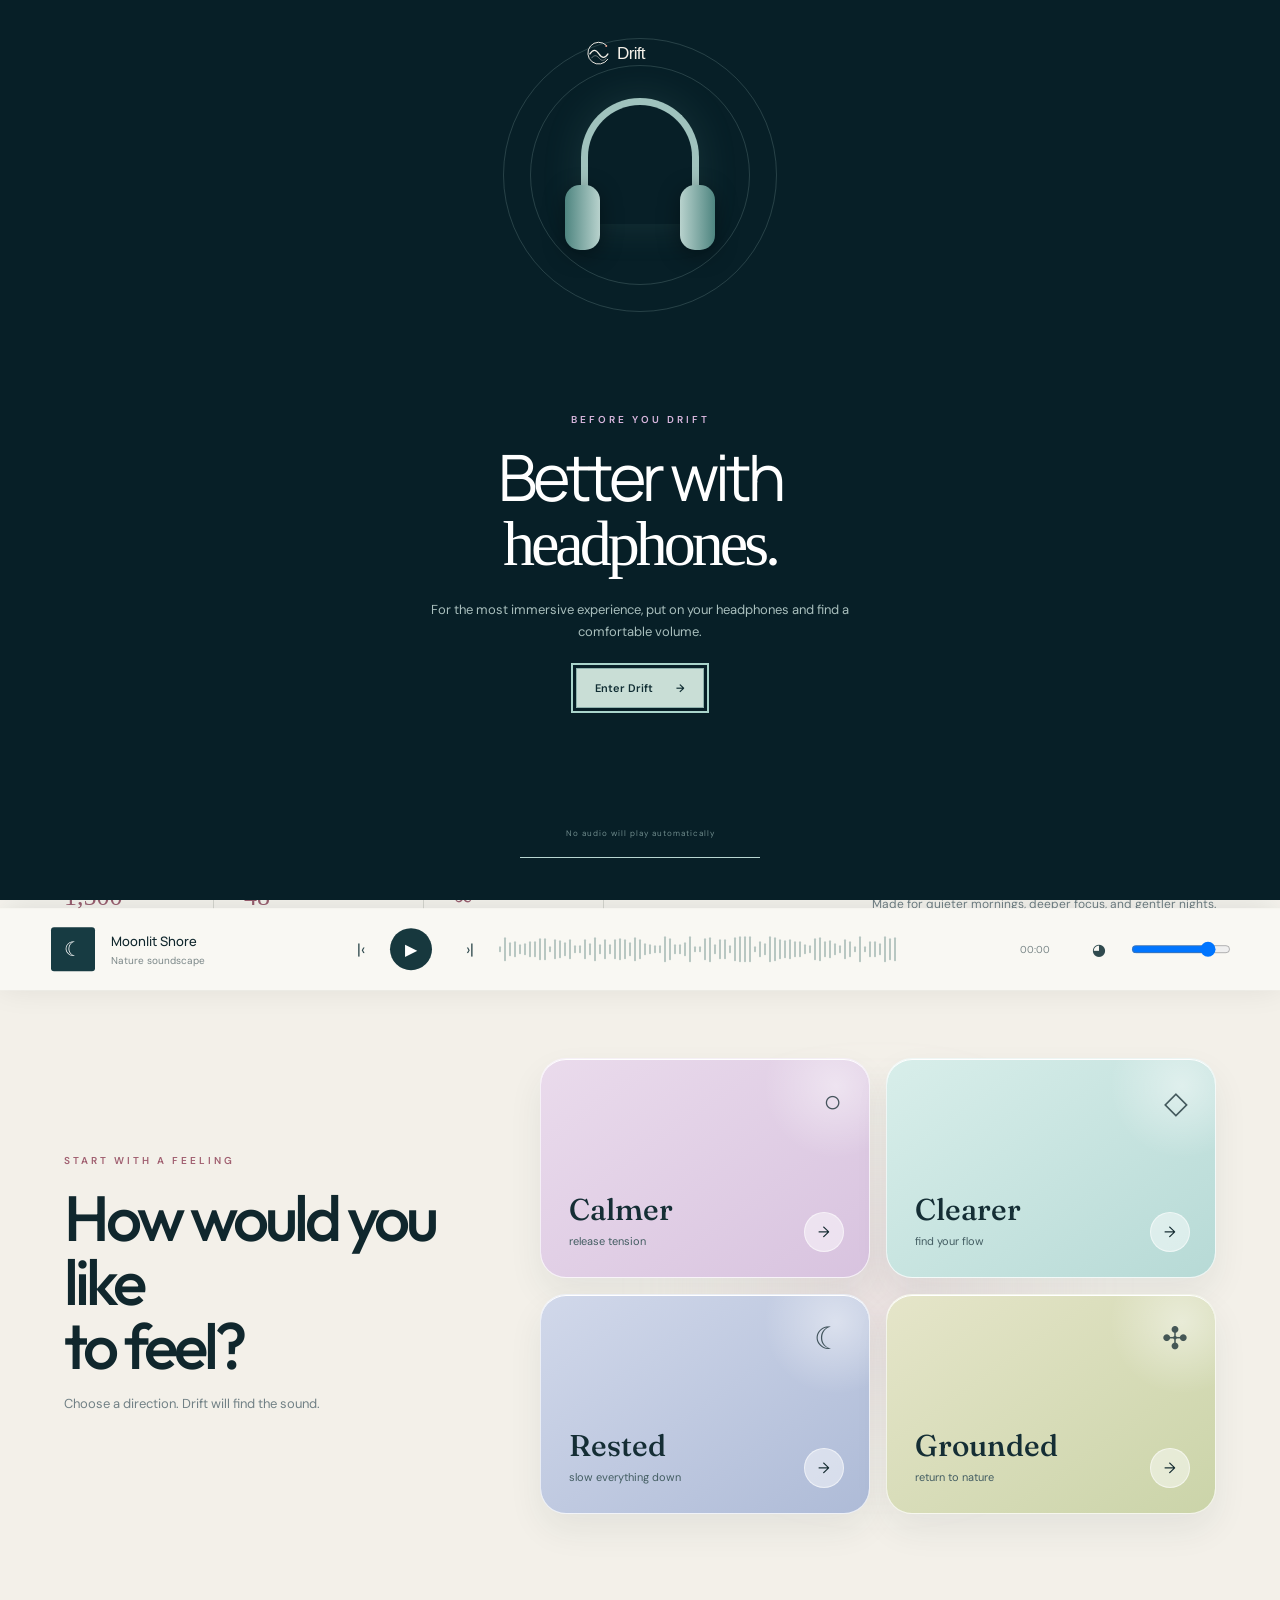
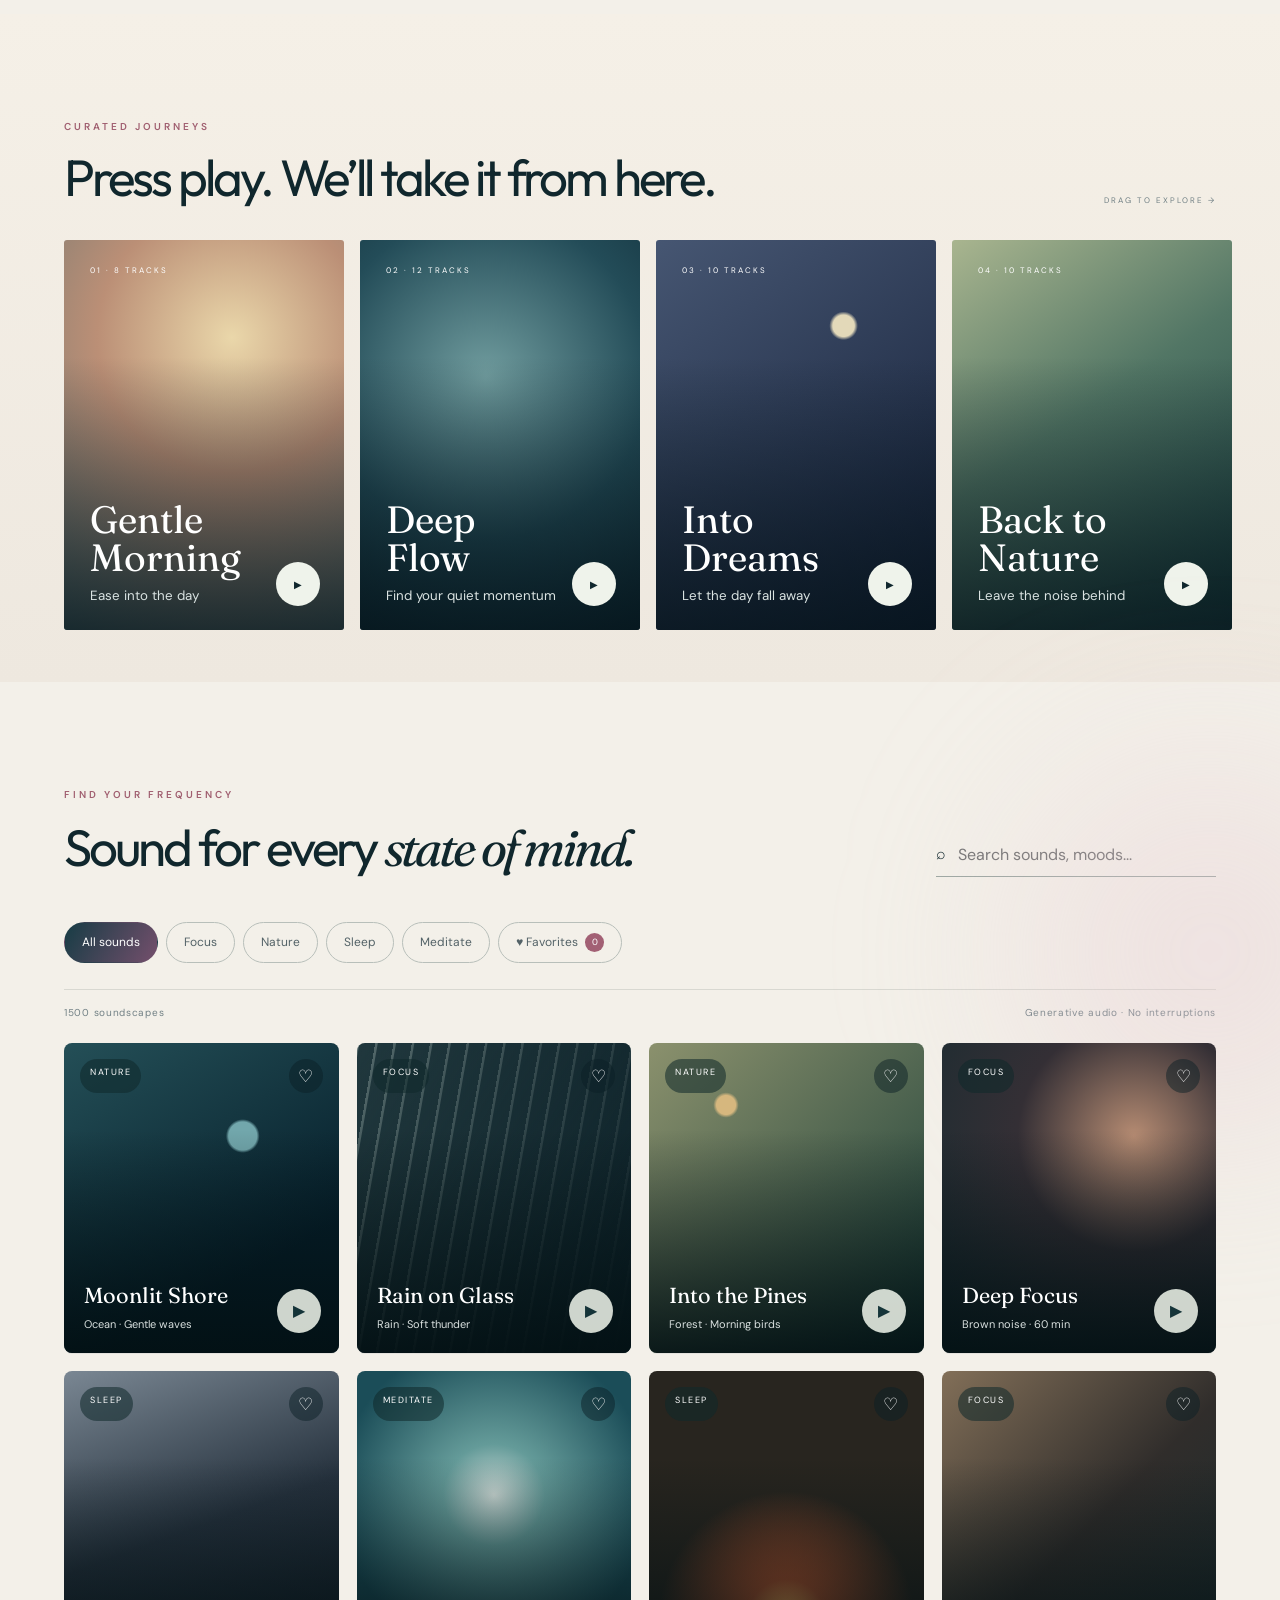
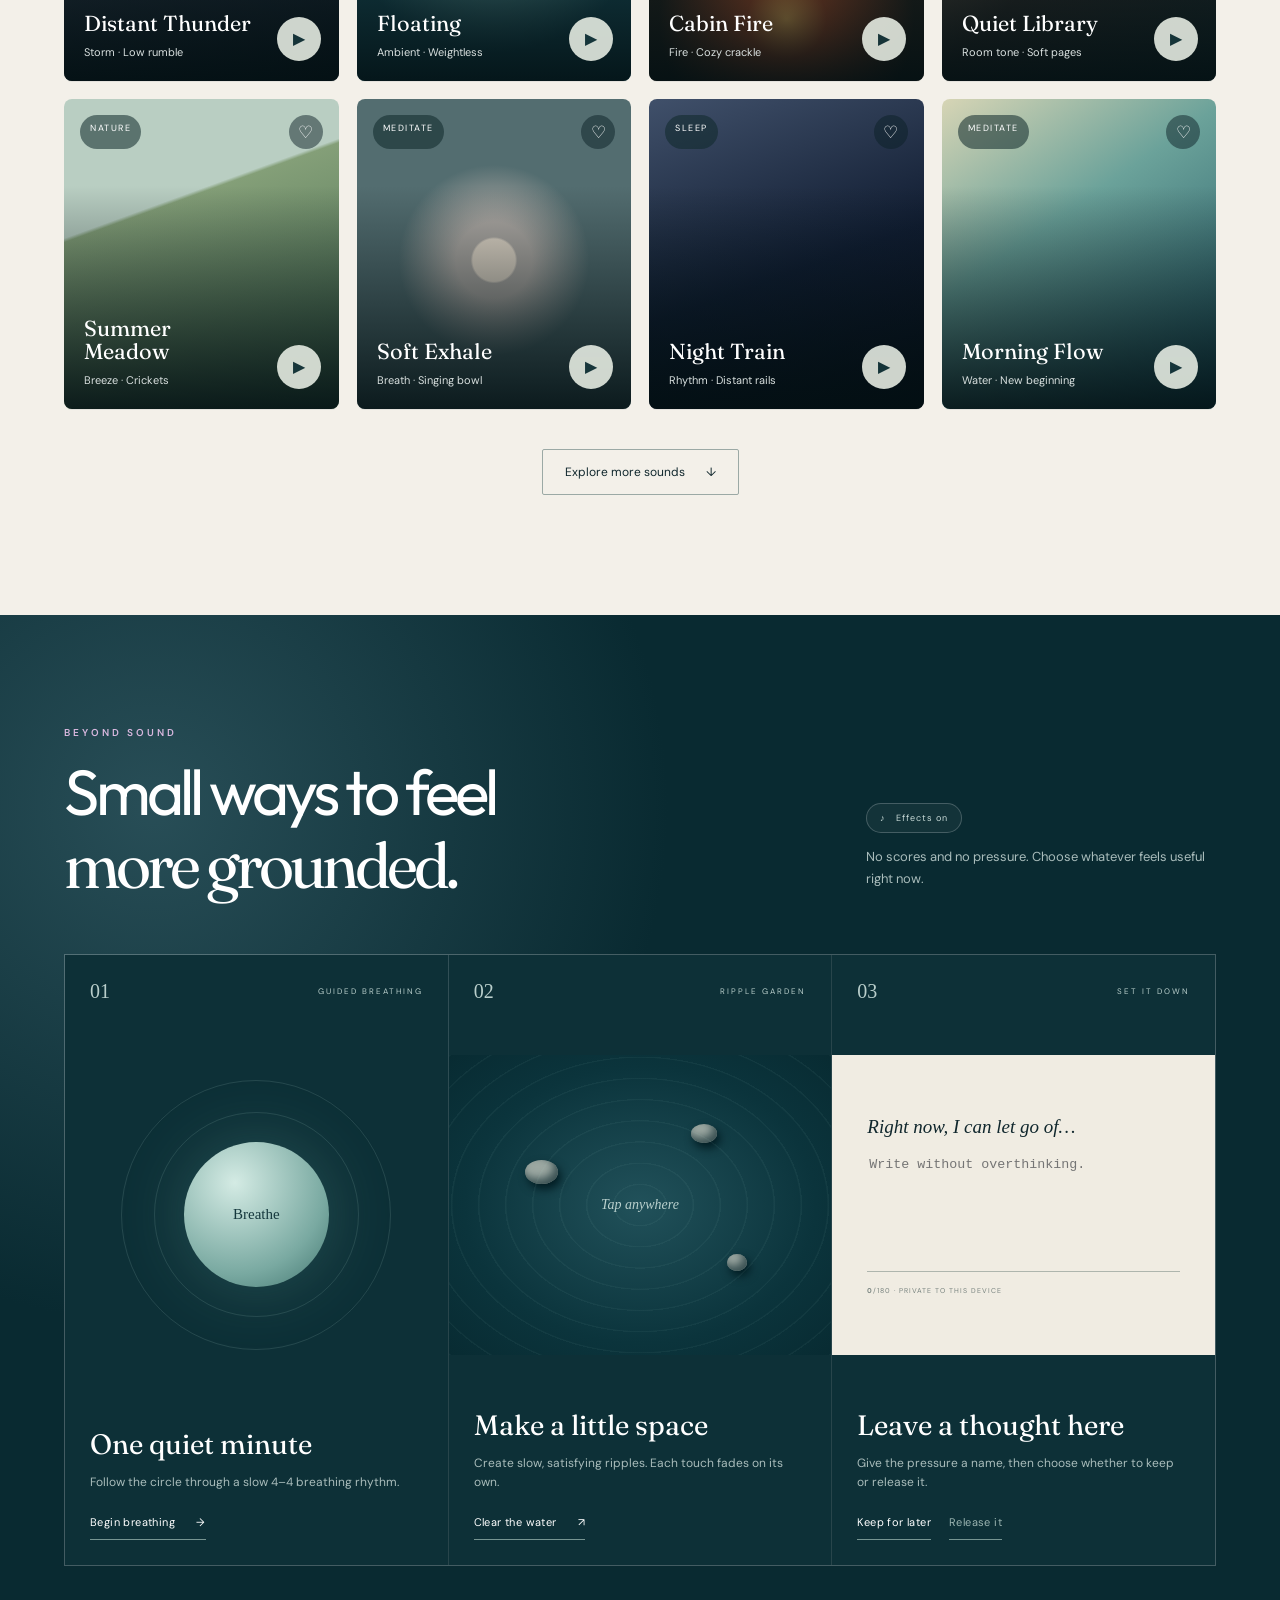
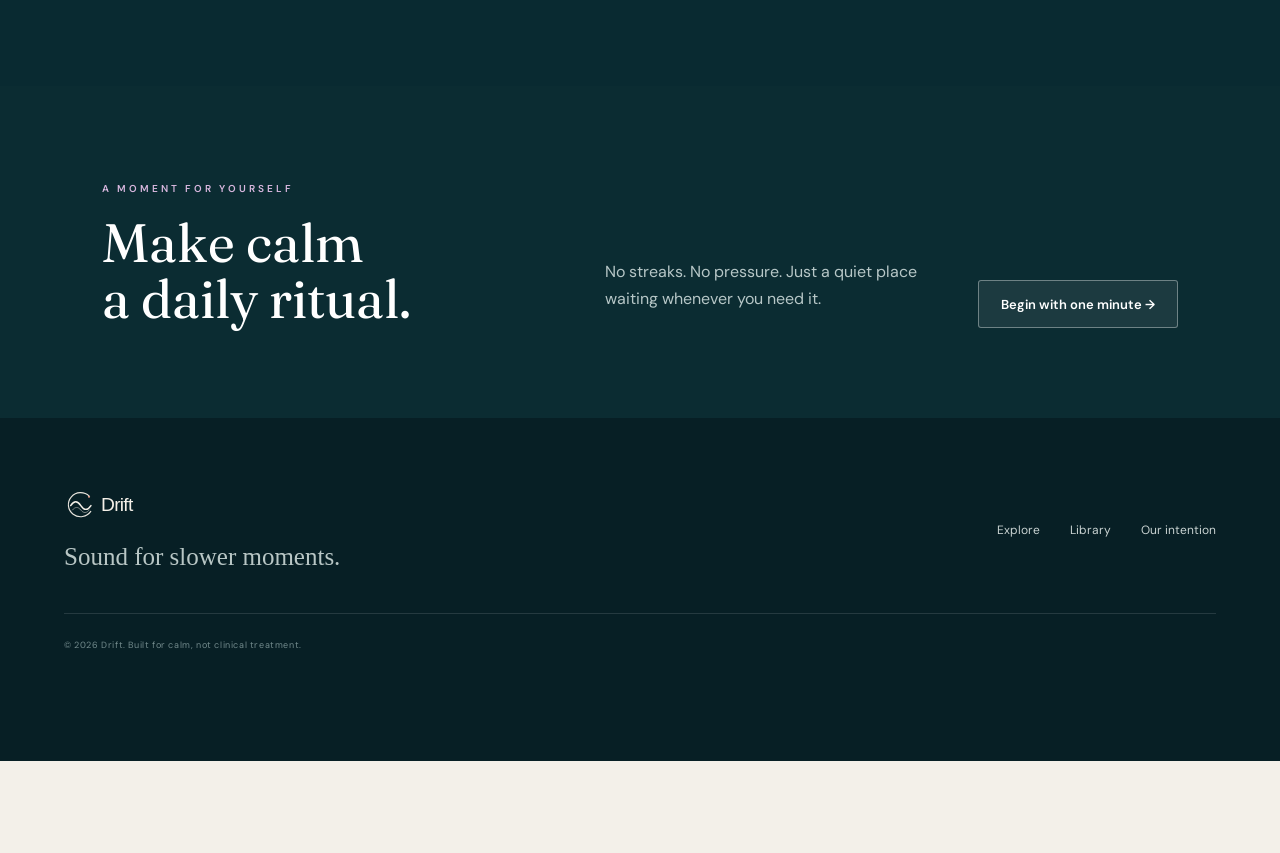
<file: index.html>
<!doctype html>
<html lang="en">
<head>
  <meta charset="UTF-8" />
  <meta name="viewport" content="width=device-width, initial-scale=1" />
  <meta name="theme-color" content="#071b22" />
  <title>Drift — Sound for slower moments</title>
  <meta name="description" content="A curated collection of ambient soundscapes for focus, rest and quiet moments." />
  <link rel="icon" href="assets/drift-mark.svg" type="image/svg+xml" />
  <link rel="preconnect" href="https://fonts.googleapis.com">
  <link rel="preconnect" href="https://fonts.gstatic.com" crossorigin>
  <link href="https://fonts.googleapis.com/css2?family=DM+Sans:wght@400;500;600&family=Manrope:wght@400;500;600&family=Fraunces:opsz,wght@9..144,400;9..144,500&family=Outfit:wght@400;500;600&display=swap" rel="stylesheet">
  <link rel="stylesheet" href="styles.css" />
</head>
<body>
  <div class="scroll-progress" id="scrollProgress" aria-hidden="true"></div>
  <div class="headphone-intro" id="headphoneIntro" role="dialog" aria-modal="true" aria-labelledby="introTitle">
    <div class="intro-grain"></div>
    <img class="intro-brand logo-image" src="assets/drift-logo.svg" alt="Drift" />
    <div class="headphone-visual" aria-hidden="true"><span class="headband"></span><span class="ear left"></span><span class="ear right"></span><i class="sound-ring r1"></i><i class="sound-ring r2"></i></div>
    <div class="intro-copy"><span class="eyebrow">BEFORE YOU DRIFT</span><h2 id="introTitle">Better with<br><em>headphones.</em></h2><p>For the most immersive experience, put on your headphones and find a comfortable volume.</p><button id="enterDrift">Enter Drift <span>→</span></button></div>
    <div class="intro-progress"><span></span></div>
    <small class="intro-note">No audio will play automatically</small>
  </div>
  <header class="topbar">
    <a href="#" class="brand" aria-label="Drift home"><img class="logo-image" src="assets/drift-logo.svg" alt="Drift" /></a>
    <nav id="mainNav" aria-label="Main navigation">
      <a class="active" href="#explore">Explore</a><a href="#library">Library</a><a href="visuals.html">Visual Escapes</a><a href="#about">About</a>
    </nav>
    <div class="header-actions">
      <button class="icon-btn search-toggle" aria-label="Search">⌕</button>
      <button class="avatar" aria-label="Profile">U</button>
      <button class="menu-toggle" id="menuToggle" aria-label="Open menu" aria-expanded="false" aria-controls="mainNav"><span></span><span></span></button>
    </div>
  </header>

  <main>
    <section class="hero" id="explore">
      <div class="hero-shade"></div>
      <div class="hero-content">
        <span class="eyebrow">YOUR SPACE TO BREATHE</span>
        <h1>Slow down.<br><em>Drift away.</em></h1>
        <p>A curated collection of soundscapes for focus, rest, and everything in between.</p>
        <div class="hero-actions">
          <button class="primary" id="startDrifting"><span>▶</span> Start drifting</button>
          <button class="secondary" id="surpriseMe">Surprise me <span>↗</span></button>
        </div>
      </div>
      <button class="hero-meta" id="heroSuggestion" aria-label="Play featured suggestion"><span id="suggestionLabel">NOW FEATURED</span><strong id="suggestionTitle">Moonlit Shore</strong><span id="suggestionMood">Ocean · Gentle waves</span><i>▶</i></button>
      <div class="hero-drag" id="pullIndicator"><span>↓</span> PULL DOWN FOR A NEW SUGGESTION</div>
      <div class="scroll-cue">SCROLL TO EXPLORE <span>↓</span></div>
    </section>

    <section class="proof" aria-label="Drift highlights">
      <div><strong>1,500</strong><span>relaxing soundscapes</span></div>
      <div><strong>48</strong><span>distinct sound models</span></div>
      <div><strong>∞</strong><span>time to unwind</span></div>
      <p>Made for quieter mornings, deeper focus, and gentler nights.</p>
    </section>

    <section class="mood-launcher" aria-labelledby="moodTitle">
      <div class="mood-copy"><span class="eyebrow dark">START WITH A FEELING</span><h2 id="moodTitle">How would you like<br>to feel?</h2><p>Choose a direction. Drift will find the sound.</p></div>
      <div class="mood-orbit">
        <button class="mood-choice calm" data-mood="Meditate"><i>○</i><strong>Calmer</strong><span>release tension</span></button>
        <button class="mood-choice clear" data-mood="Focus"><i>◇</i><strong>Clearer</strong><span>find your flow</span></button>
        <button class="mood-choice rest" data-mood="Sleep"><i>☾</i><strong>Rested</strong><span>slow everything down</span></button>
        <button class="mood-choice alive" data-mood="Nature"><i>✣</i><strong>Grounded</strong><span>return to nature</span></button>
      </div>
    </section>

    <section class="playlists" aria-labelledby="playlistTitle">
      <div class="mini-head"><div><span class="eyebrow dark">CURATED JOURNEYS</span><h2 id="playlistTitle">Press play. We’ll take it from here.</h2></div><span class="drag-note">DRAG TO EXPLORE →</span></div>
      <div class="playlist-rail">
        <button class="playlist-card dawn" data-playlist="Meditate"><span>01 · 8 TRACKS</span><strong>Gentle<br>Morning</strong><small>Ease into the day</small><i>▶</i></button>
        <button class="playlist-card flow" data-playlist="Focus"><span>02 · 12 TRACKS</span><strong>Deep<br>Flow</strong><small>Find your quiet momentum</small><i>▶</i></button>
        <button class="playlist-card night" data-playlist="Sleep"><span>03 · 10 TRACKS</span><strong>Into<br>Dreams</strong><small>Let the day fall away</small><i>▶</i></button>
        <button class="playlist-card wild" data-playlist="Nature"><span>04 · 10 TRACKS</span><strong>Back to<br>Nature</strong><small>Leave the noise behind</small><i>▶</i></button>
      </div>
    </section>

    <section class="library" id="library">
      <div class="section-head">
        <div><span class="eyebrow dark">FIND YOUR FREQUENCY</span><h2>Sound for every <em>state of mind.</em></h2></div>
        <div class="search-box"><span>⌕</span><input id="searchInput" type="search" placeholder="Search sounds, moods..." aria-label="Search sounds" /></div>
      </div>
      <div class="filters" role="group" aria-label="Filter sounds">
        <button class="filter active" data-filter="All">All sounds</button>
        <button class="filter" data-filter="Focus">Focus</button>
        <button class="filter" data-filter="Nature">Nature</button>
        <button class="filter" data-filter="Sleep">Sleep</button>
        <button class="filter" data-filter="Meditate">Meditate</button>
        <button class="filter favorites-filter" data-filter="Favorites">♥ Favorites <span id="favoriteCount">0</span></button>
      </div>
      <div class="library-meta"><span id="resultCount">1,500 soundscapes</span><span>Generative audio · No interruptions</span></div>
      <div class="sound-grid" id="soundGrid"></div>
      <button class="load-more" id="loadMore">Explore more sounds <span>↓</span></button>
    </section>

    <section class="calm-tools" aria-labelledby="toolsTitle">
      <div class="tools-head"><div><span class="eyebrow">BEYOND SOUND</span><h2 id="toolsTitle">Small ways to feel<br><em>more grounded.</em></h2></div><div class="tools-intro"><button class="effects-toggle" id="effectsToggle" aria-pressed="true"><span>♪</span> Effects on</button><p>No scores and no pressure. Choose whatever feels useful right now.</p></div></div>
      <div class="tools-grid">
        <article class="tool breathing-tool">
          <div class="tool-label"><span>01</span><small>GUIDED BREATHING</small></div>
          <div class="breath-stage"><div class="breath-orb" id="breathOrb"><span id="breathText">Breathe</span></div><div class="orbit one"></div><div class="orbit two"></div></div>
          <div><h3>One quiet minute</h3><p>Follow the circle through a slow 4–4 breathing rhythm.</p><button class="tool-action" id="breathButton">Begin breathing <span>→</span></button></div>
        </article>

        <article class="tool ripple-tool" id="rippleGarden">
          <div class="tool-label"><span>02</span><small>RIPPLE GARDEN</small></div>
          <div class="ripple-stage"><span class="pebble p1"></span><span class="pebble p2"></span><span class="pebble p3"></span><p>Tap anywhere</p></div>
          <div><h3>Make a little space</h3><p>Create slow, satisfying ripples. Each touch fades on its own.</p><button class="tool-action" id="clearRipples">Clear the water <span>↗</span></button></div>
        </article>

        <article class="tool release-tool">
          <div class="tool-label"><span>03</span><small>SET IT DOWN</small></div>
          <div class="release-stage"><span>Right now, I can let go of…</span><textarea id="releaseNote" maxlength="180" placeholder="Write without overthinking."></textarea><small><b id="noteCount">0</b>/180 · PRIVATE TO THIS DEVICE</small></div>
          <div><h3>Leave a thought here</h3><p>Give the pressure a name, then choose whether to keep or release it.</p><div class="release-actions"><button class="tool-action" id="saveNote">Keep for later</button><button class="tool-action ghost" id="releaseNoteButton">Release it</button></div></div>
        </article>
      </div>
    </section>

    <section class="ritual" id="about">
      <div><span class="eyebrow">A MOMENT FOR YOURSELF</span><h2>Make calm<br>a daily ritual.</h2></div>
      <p>No streaks. No pressure. Just a quiet place waiting whenever you need it.</p>
      <button class="secondary light" id="ritualPlay">Begin with one minute →</button>
    </section>
  </main>

  <footer>
    <a href="#" class="brand dark-brand"><img class="logo-image" src="assets/drift-logo.svg" alt="Drift" /></a>
    <p>Sound for slower moments.</p>
    <div><a href="#explore">Explore</a><a href="#library">Library</a><a href="#about">Our intention</a></div>
    <small>© 2026 Drift. Built for calm, not clinical treatment.</small>
  </footer>

  <div class="player" id="player" aria-live="polite">
    <div class="now-art" id="nowArt">☾</div>
    <div class="now-info"><strong id="nowTitle">Moonlit Shore</strong><span id="nowCategory">Nature soundscape</span></div>
    <button class="player-icon" id="prevBtn" aria-label="Previous">|‹</button>
    <button class="play-main" id="playBtn" aria-label="Play">▶</button>
    <button class="player-icon" id="nextBtn" aria-label="Next">›|</button>
    <div class="wave" id="wave"></div>
    <span class="timer" id="timer">00:00</span>
    <button class="player-icon" id="volumeBtn" aria-label="Mute">◕</button>
    <input class="volume" id="volume" type="range" min="0" max="1" step="0.01" value="0.82" aria-label="Volume" />
  </div>
  <div class="toast" id="toast">Added to your library</div>
  <button class="back-top" id="backTop" aria-label="Back to top">↑</button>
  <script src="app.js"></script>
</body>
</html>
</file>
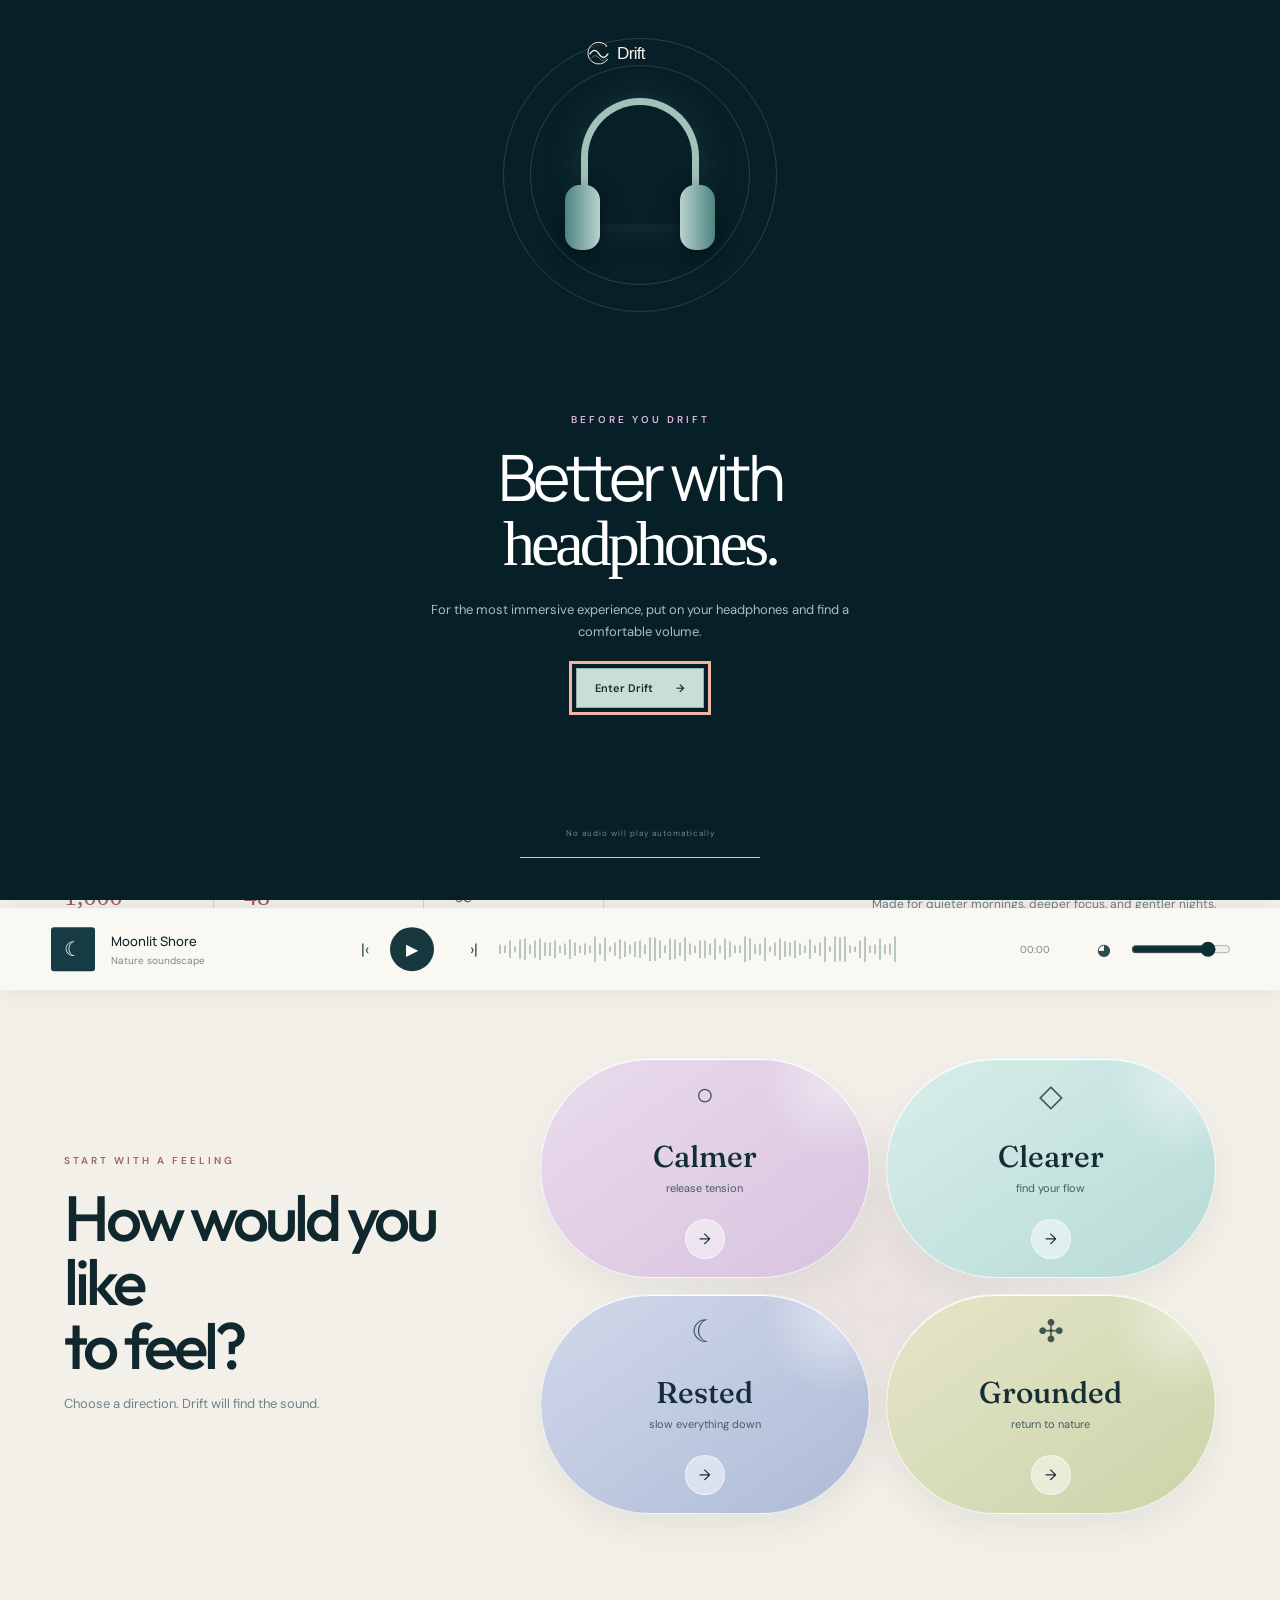
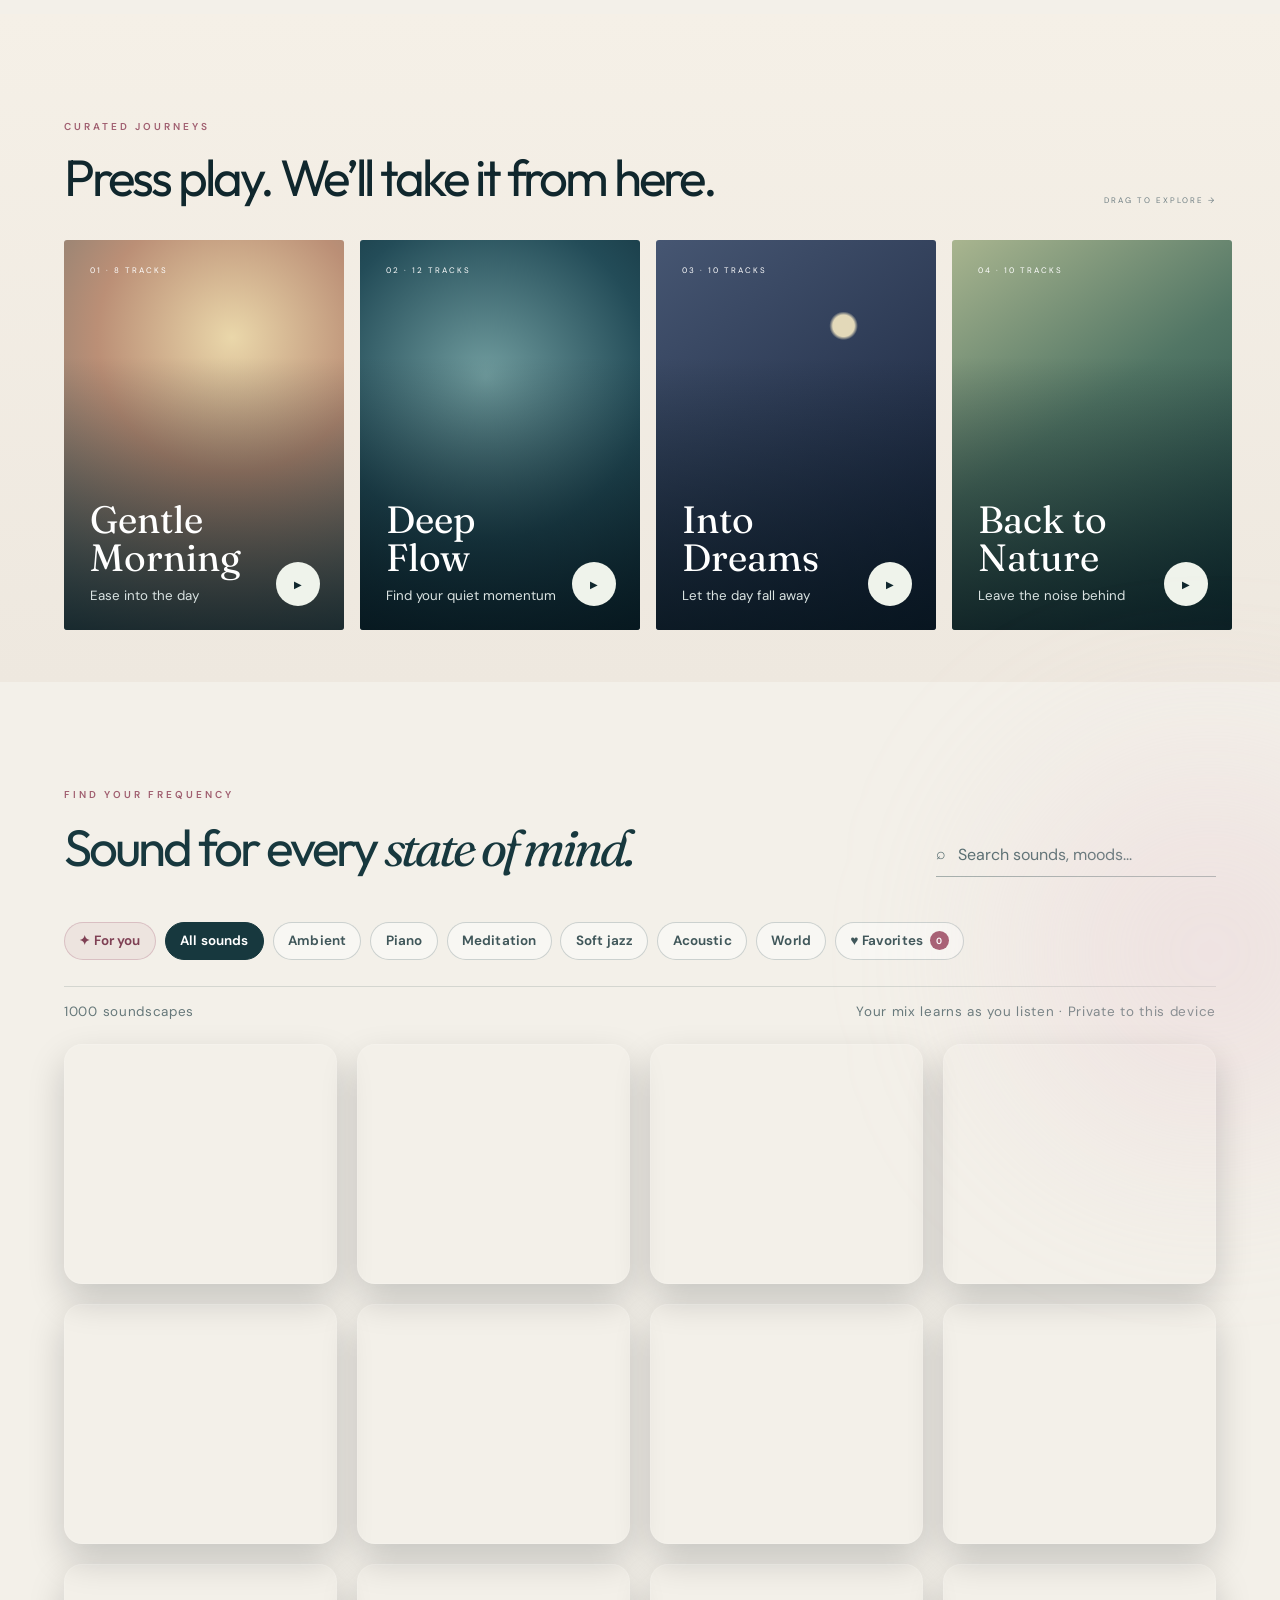
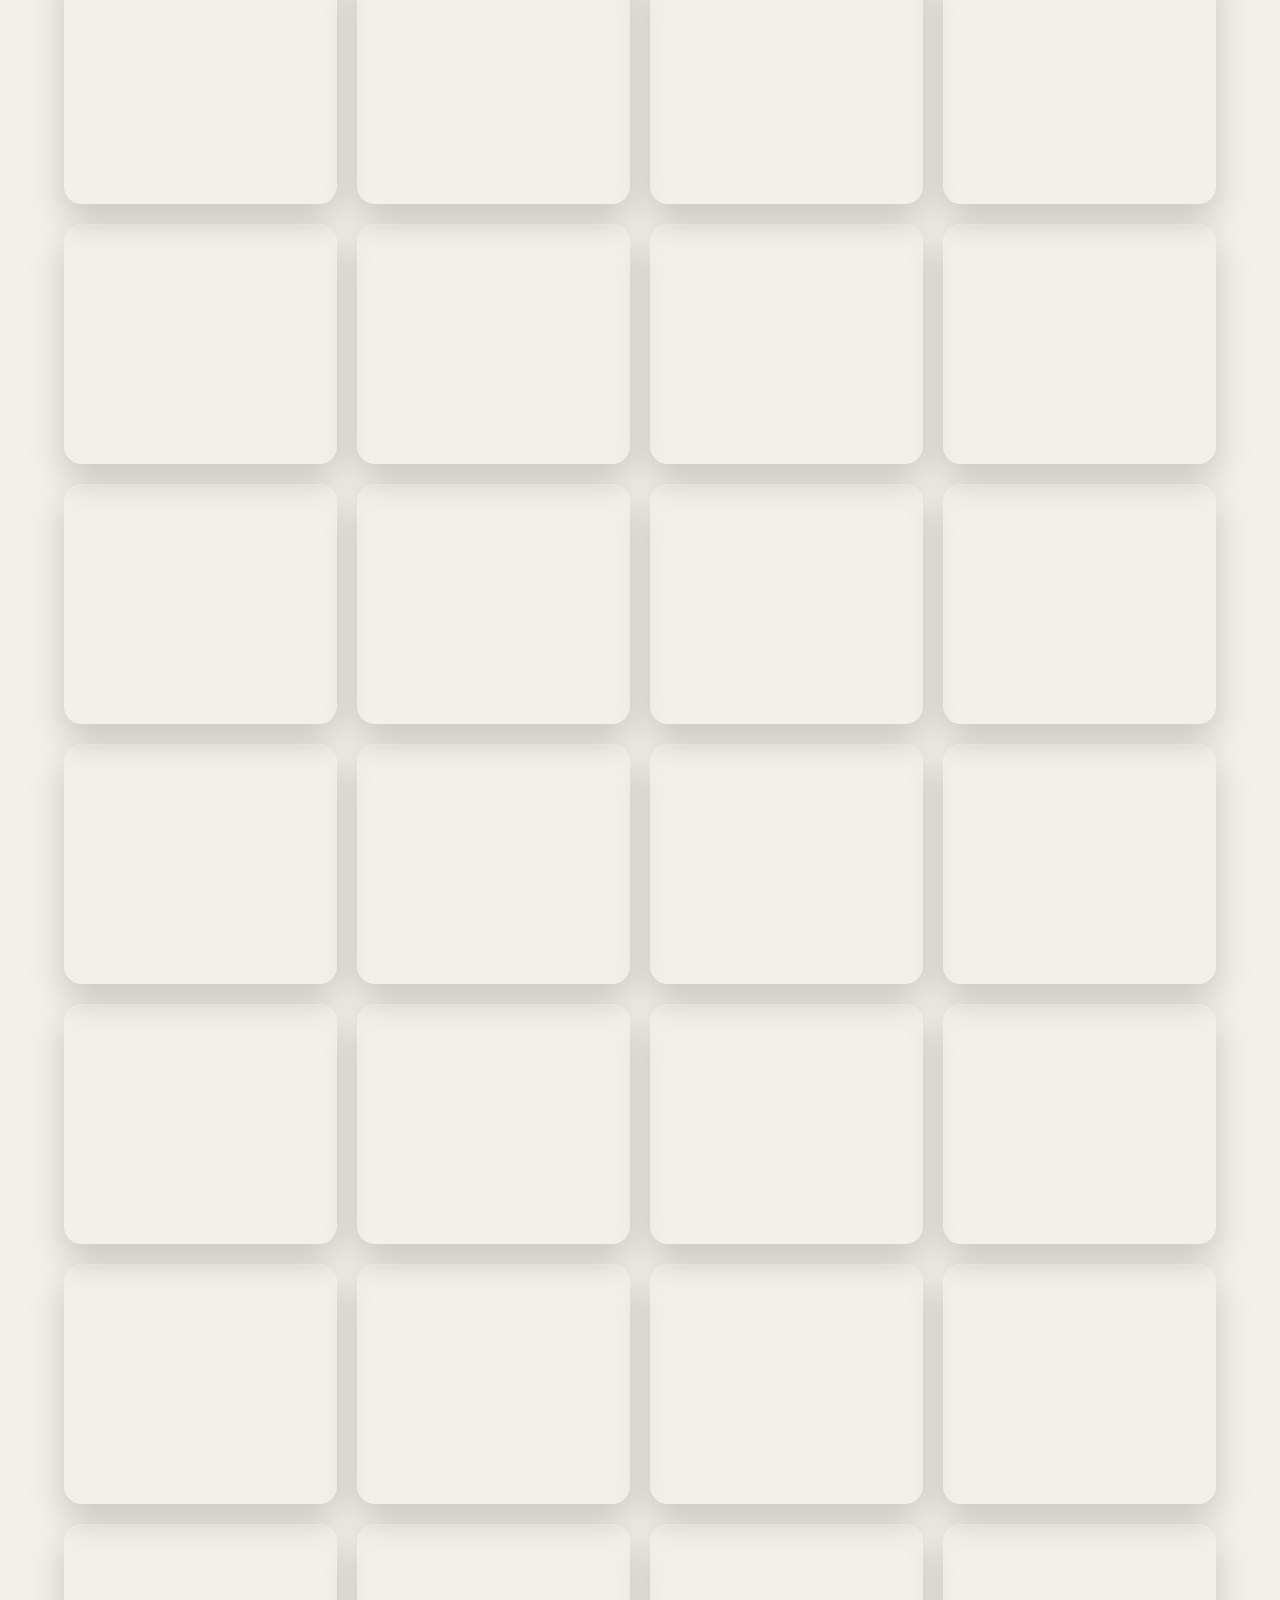
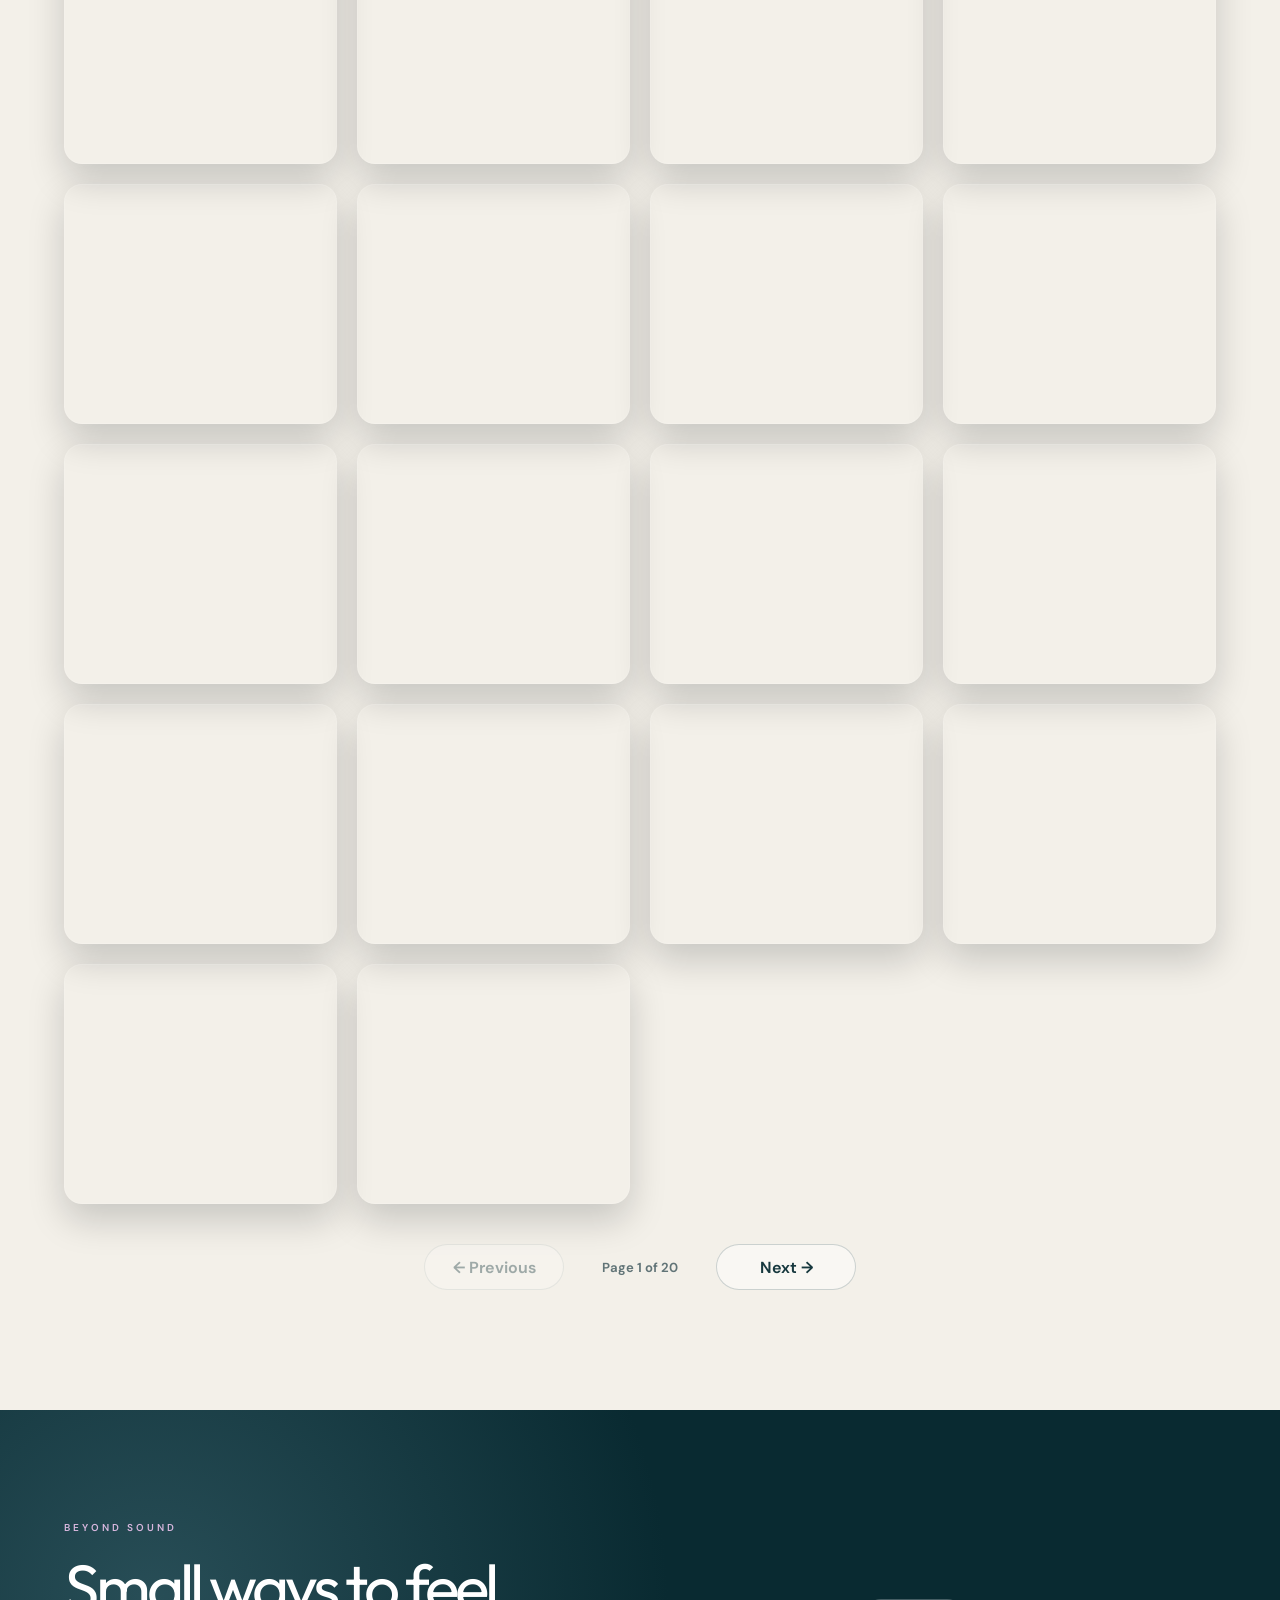
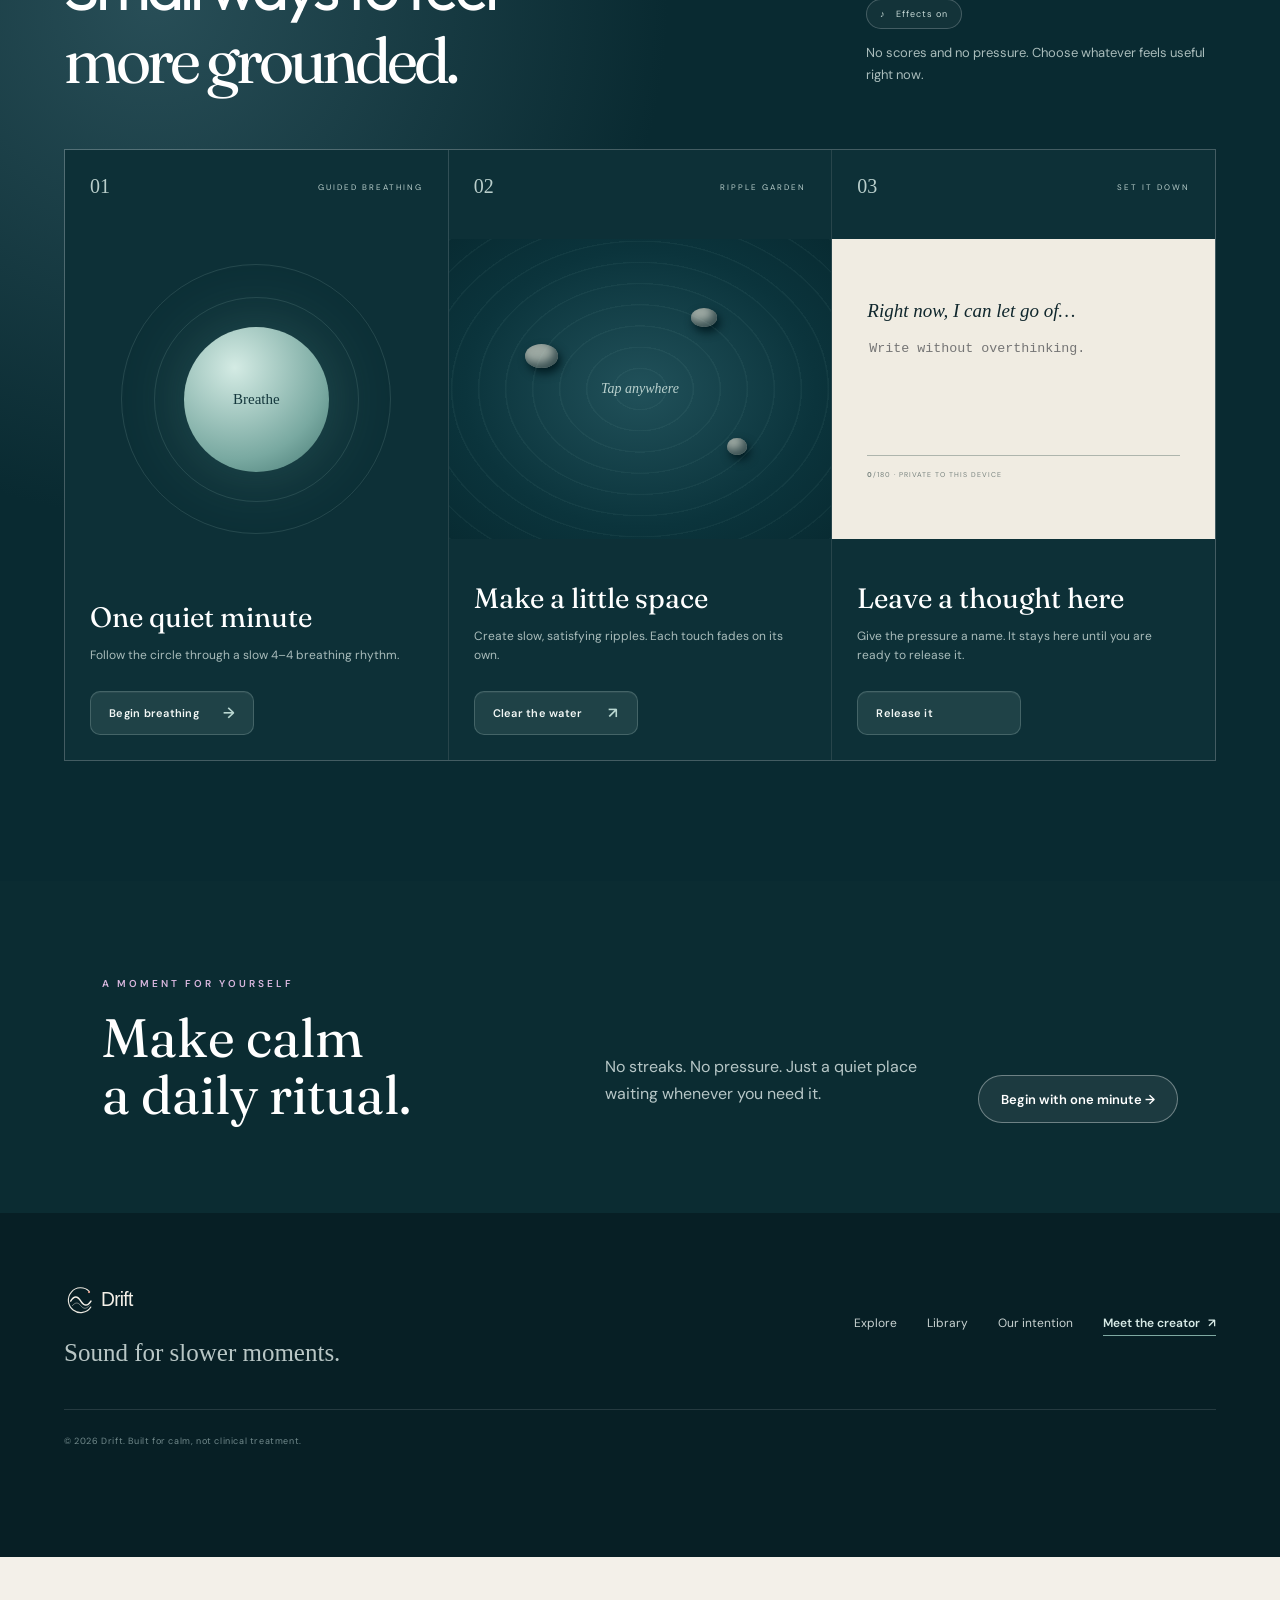
<file: html/index.html>
<!doctype html>
<html lang="en">
<head>
  <meta charset="UTF-8" />
  <meta name="viewport" content="width=device-width, initial-scale=1" />
  <meta name="theme-color" content="#071b22" />
  <title>Drift — Sound for slower moments</title>
  <meta name="description" content="A curated collection of ambient soundscapes for focus, rest and quiet moments." />
  <link rel="icon" href="../assets/drift-mark.svg" type="image/svg+xml" />
  <link rel="preconnect" href="https://fonts.googleapis.com">
  <link rel="preconnect" href="https://fonts.gstatic.com" crossorigin>
  <link href="https://fonts.googleapis.com/css2?family=DM+Sans:wght@400;500;600&family=Manrope:wght@400;500;600&family=Fraunces:opsz,wght@9..144,400;9..144,500&family=Outfit:wght@400;500;600&display=swap" rel="stylesheet">
  <link rel="stylesheet" href="../css/styles.css?v=7" />
  <link rel="stylesheet" href="../css/library.css?v=1" />
</head>
<body>
  <a class="skip-link" href="#mainContent">Skip to content</a>
  <div class="scroll-progress" id="scrollProgress" aria-hidden="true"></div>
  <div class="headphone-intro" id="headphoneIntro" role="dialog" aria-modal="true" aria-labelledby="introTitle">
    <div class="intro-grain"></div>
    <img class="intro-brand logo-image" src="../assets/drift-logo.svg" alt="Drift" />
    <div class="headphone-visual" aria-hidden="true"><span class="headband"></span><span class="ear left"></span><span class="ear right"></span><i class="sound-ring r1"></i><i class="sound-ring r2"></i></div>
    <div class="intro-copy"><span class="eyebrow">BEFORE YOU DRIFT</span><h2 id="introTitle">Better with<br><em>headphones.</em></h2><p>For the most immersive experience, put on your headphones and find a comfortable volume.</p><button id="enterDrift">Enter Drift <span>→</span></button></div>
    <div class="intro-progress"><span></span></div>
    <small class="intro-note">No audio will play automatically</small>
  </div>
  <header class="topbar">
    <a href="#" class="brand" aria-label="Drift home"><img class="logo-image" src="../assets/drift-logo.svg" alt="Drift" /></a>
    <nav id="mainNav" aria-label="Main navigation">
      <a class="active" href="#explore">Explore</a><a href="#library">Library</a><a href="#about">About</a>
    </nav>
    <div class="header-actions">
      <button class="icon-btn search-toggle" aria-label="Search">⌕</button>
      <button class="menu-toggle" id="menuToggle" aria-label="Open menu" aria-expanded="false" aria-controls="mainNav"><span></span><span></span></button>
    </div>
  </header>

  <main id="mainContent" tabindex="-1">
    <section class="hero" id="explore">
      <div class="hero-shade"></div>
      <div class="hero-content">
        <span class="eyebrow">YOUR SPACE TO BREATHE</span>
        <h1>Slow down.<br><em>Drift away.</em></h1>
        <p>A curated collection of soundscapes for focus, rest, and everything in between.</p>
        <div class="hero-actions">
          <button class="primary" id="startDrifting"><span>▶</span> Start Drifting</button>
          <button class="secondary" id="surpriseMe">Surprise me <span>↗</span></button>
        </div>
      </div>
      <button class="hero-meta" id="heroSuggestion" aria-label="Play featured suggestion"><span id="suggestionLabel">NOW FEATURED</span><strong id="suggestionTitle">Moonlit Shore</strong><span id="suggestionMood">Ocean · Gentle waves</span><i>▶</i></button>
      <div class="hero-drag" id="pullIndicator"><span>↓</span> PULL DOWN FOR A NEW SUGGESTION</div>
      <div class="scroll-cue">SCROLL TO EXPLORE <span>↓</span></div>
    </section>

    <section class="proof" aria-label="Drift highlights">
      <div><strong>1,000</strong><span>different soundscapes</span></div>
      <div><strong>48</strong><span>distinct sound models</span></div>
      <div><strong>∞</strong><span>time to unwind</span></div>
      <p>Made for quieter mornings, deeper focus, and gentler nights.</p>
    </section>

    <section class="mood-launcher" aria-labelledby="moodTitle">
      <div class="mood-copy"><span class="eyebrow dark">START WITH A FEELING</span><h2 id="moodTitle">How would you like<br>to feel?</h2><p>Choose a direction. Drift will find the sound.</p></div>
      <div class="mood-orbit">
        <button class="mood-choice calm" data-mood="Meditate"><i>○</i><span class="mood-content"><strong>Calmer</strong><span>release tension</span></span></button>
        <button class="mood-choice clear" data-mood="Focus"><i>◇</i><span class="mood-content"><strong>Clearer</strong><span>find your flow</span></span></button>
        <button class="mood-choice rest" data-mood="Sleep"><i>☾</i><span class="mood-content"><strong>Rested</strong><span>slow everything down</span></span></button>
        <button class="mood-choice alive" data-mood="Nature"><i>✣</i><span class="mood-content"><strong>Grounded</strong><span>return to nature</span></span></button>
      </div>
    </section>

    <section class="playlists" aria-labelledby="playlistTitle">
      <div class="mini-head"><div><span class="eyebrow dark">CURATED JOURNEYS</span><h2 id="playlistTitle">Press play. We’ll take it from here.</h2></div><span class="drag-note">DRAG TO EXPLORE →</span></div>
      <div class="playlist-rail">
        <button class="playlist-card dawn" data-playlist="Meditate"><span>01 · 8 TRACKS</span><strong>Gentle<br>Morning</strong><small>Ease into the day</small><i>▶</i></button>
        <button class="playlist-card flow" data-playlist="Focus"><span>02 · 12 TRACKS</span><strong>Deep<br>Flow</strong><small>Find your quiet momentum</small><i>▶</i></button>
        <button class="playlist-card night" data-playlist="Sleep"><span>03 · 10 TRACKS</span><strong>Into<br>Dreams</strong><small>Let the day fall away</small><i>▶</i></button>
        <button class="playlist-card wild" data-playlist="Nature"><span>04 · 10 TRACKS</span><strong>Back to<br>Nature</strong><small>Leave the noise behind</small><i>▶</i></button>
      </div>
    </section>

    <section class="library" id="library">
      <div class="section-head">
        <div><span class="eyebrow dark">FIND YOUR FREQUENCY</span><h2>Sound for every <em>state of mind.</em></h2></div>
        <div class="search-box"><span>⌕</span><input id="searchInput" type="search" placeholder="Search sounds, moods..." aria-label="Search sounds" /></div>
      </div>
      <div class="filters" role="group" aria-label="Filter sounds">
        <button class="filter personalized-filter" data-filter="ForYou"><span aria-hidden="true">✦</span> For you</button>
        <button class="filter active" data-filter="All">All sounds</button>
        <button class="filter" data-filter="Ambient">Ambient</button>
        <button class="filter" data-filter="Piano">Piano</button>
        <button class="filter" data-filter="Meditation">Meditation</button>
        <button class="filter" data-filter="Jazz">Soft jazz</button>
        <button class="filter" data-filter="Acoustic">Acoustic</button>
        <button class="filter" data-filter="World">World</button>
        <button class="filter favorites-filter" data-filter="Favorites">♥ Favorites <span id="favoriteCount">0</span></button>
      </div>
      <div class="library-meta"><span id="resultCount">1,000 soundscapes</span><span id="listenerInsight">Your mix learns as you listen · Private to this device</span></div>
      <div class="sound-grid" id="soundGrid"></div>
      <nav class="library-pagination" id="libraryPagination" aria-label="Music pages">
        <button id="previousPage" type="button"><span aria-hidden="true">←</span> Previous</button>
        <span id="pageStatus" aria-live="polite">Page 1 of 1</span>
        <button id="nextPage" type="button">Next <span aria-hidden="true">→</span></button>
      </nav>
    </section>

    <section class="calm-tools" aria-labelledby="toolsTitle">
      <div class="tools-head"><div><span class="eyebrow">BEYOND SOUND</span><h2 id="toolsTitle">Small ways to feel<br><em>more grounded.</em></h2></div><div class="tools-intro"><button class="effects-toggle" id="effectsToggle" aria-pressed="true"><span>♪</span> Effects on</button><p>No scores and no pressure. Choose whatever feels useful right now.</p></div></div>
      <div class="tools-grid">
        <article class="tool breathing-tool">
          <div class="tool-label"><span>01</span><small>GUIDED BREATHING</small></div>
          <div class="breath-stage"><div class="breath-orb" id="breathOrb"><span id="breathText">Breathe</span></div><div class="orbit one"></div><div class="orbit two"></div></div>
          <div><h3>One quiet minute</h3><p>Follow the circle through a slow 4–4 breathing rhythm.</p><button class="tool-action" id="breathButton">Begin breathing <span>→</span></button></div>
        </article>

        <article class="tool ripple-tool" id="rippleGarden">
          <div class="tool-label"><span>02</span><small>RIPPLE GARDEN</small></div>
          <div class="ripple-stage"><span class="pebble p1"></span><span class="pebble p2"></span><span class="pebble p3"></span><p>Tap anywhere</p></div>
          <div><h3>Make a little space</h3><p>Create slow, satisfying ripples. Each touch fades on its own.</p><button class="tool-action" id="clearRipples">Clear the water <span>↗</span></button></div>
        </article>

        <article class="tool release-tool">
          <div class="tool-label"><span>03</span><small>SET IT DOWN</small></div>
          <div class="release-stage"><span>Right now, I can let go of…</span><textarea id="releaseNote" maxlength="180" placeholder="Write without overthinking."></textarea><small><b id="noteCount">0</b>/180 · PRIVATE TO THIS DEVICE</small></div>
          <div><h3>Leave a thought here</h3><p>Give the pressure a name. It stays here until you are ready to release it.</p><div class="release-actions"><button class="tool-action ghost" id="releaseNoteButton">Release it</button></div></div>
        </article>
      </div>
    </section>

    <section class="ritual" id="about">
      <div><span class="eyebrow">A MOMENT FOR YOURSELF</span><h2>Make calm<br>a daily ritual.</h2></div>
      <p>No streaks. No pressure. Just a quiet place waiting whenever you need it.</p>
      <button class="secondary light" id="ritualPlay">Begin with one minute →</button>
    </section>
  </main>

  <footer>
    <a href="#" class="brand dark-brand"><img class="logo-image" src="../assets/drift-logo.svg" alt="Drift" /></a>
    <p>Sound for slower moments.</p>
    <div><a href="#explore">Explore</a><a href="#library">Library</a><a href="#about">Our intention</a><a class="creator-link" href="https://github.com/404BroNotFound" target="_blank" rel="noopener noreferrer">Meet the creator <span aria-hidden="true">↗</span></a></div>
    <small>© 2026 Drift. Built for calm, not clinical treatment.</small>
  </footer>

  <div class="player" id="player" aria-live="polite">
    <div class="now-art" id="nowArt">☾</div>
    <div class="now-info"><strong id="nowTitle">Moonlit Shore</strong><span id="nowCategory">Nature soundscape</span></div>
    <button class="player-icon" id="prevBtn" aria-label="Previous">|‹</button>
    <button class="play-main" id="playBtn" aria-label="Play">▶</button>
    <button class="player-icon" id="nextBtn" aria-label="Next">›|</button>
    <div class="wave" id="wave"></div>
    <span class="timer" id="timer">00:00</span>
    <button class="player-icon" id="volumeBtn" aria-label="Mute">◕</button>
    <input class="volume" id="volume" type="range" min="0" max="1" step="0.01" value="0.82" aria-label="Volume" />
  </div>
  <div class="toast" id="toast" role="status" aria-live="polite" aria-atomic="true">Added to your library</div>
  <button class="back-top" id="backTop" aria-label="Back to top">↑</button>
  <script src="../js/app.js?v=8"></script>
</body>
</html>
</file>
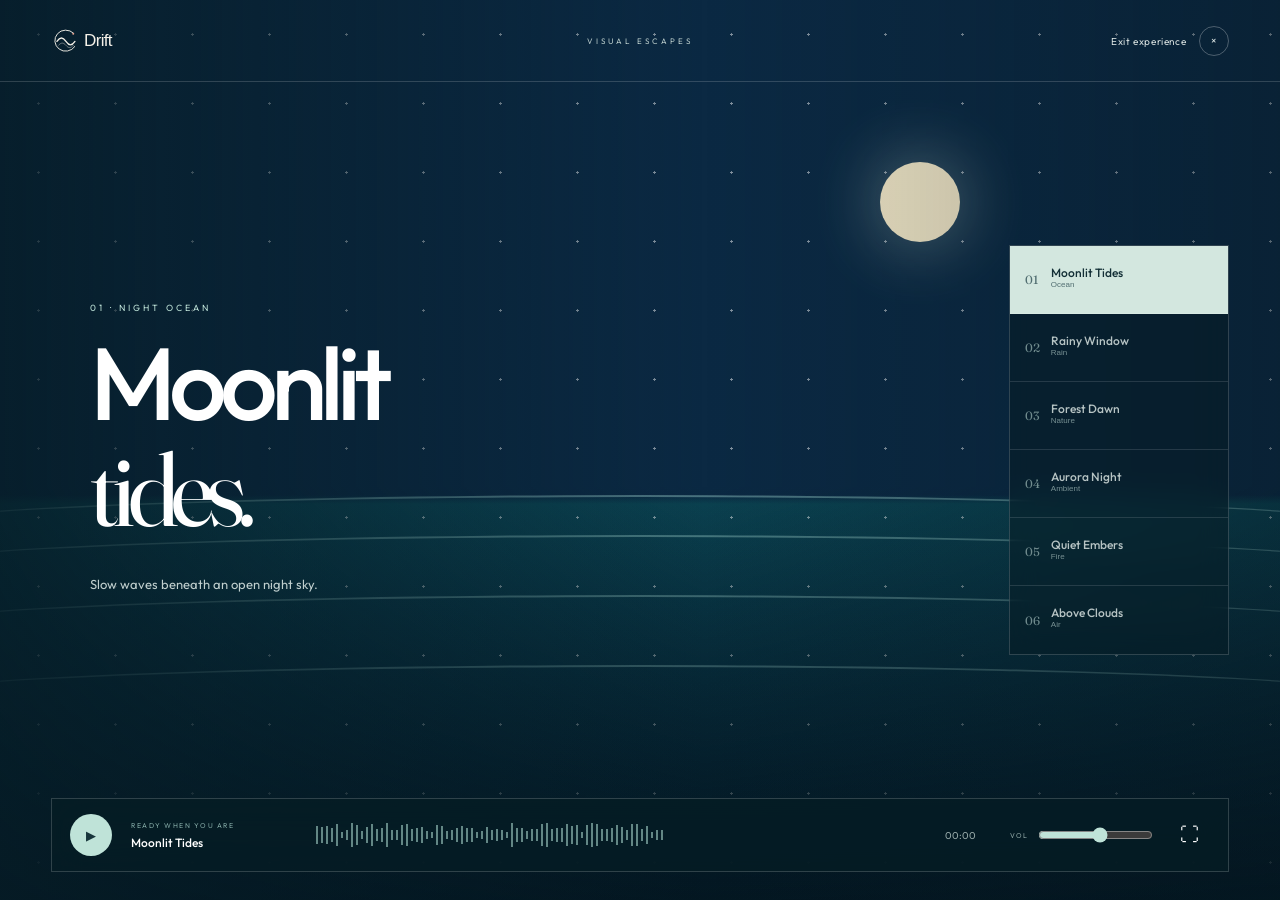
<file: visuals.html>
<!doctype html>
<html lang="en">
<head>
  <meta charset="UTF-8" />
  <meta name="viewport" content="width=device-width, initial-scale=1" />
  <meta name="theme-color" content="#071f27" />
  <title>Visual Escapes — Drift</title>
  <meta name="description" content="Immersive moving scenes paired with calming generative audio." />
  <link rel="icon" href="assets/drift-mark.svg" type="image/svg+xml" />
  <link rel="preconnect" href="https://fonts.googleapis.com">
  <link rel="preconnect" href="https://fonts.gstatic.com" crossorigin>
  <link href="https://fonts.googleapis.com/css2?family=Fraunces:opsz,wght@9..144,400;9..144,500&family=Outfit:wght@400;500;600&display=swap" rel="stylesheet">
  <link rel="stylesheet" href="visuals.css" />
</head>
<body>
  <main class="escape" id="escape">
    <div class="scene ocean active" data-scene="ocean"><div class="moon"></div><div class="sea"><i></i><i></i><i></i><i></i></div><div class="stars"></div></div>
    <div class="scene rain" data-scene="rain"><div class="window"></div><div class="rainfall"></div><div class="lamp"></div></div>
    <div class="scene forest" data-scene="forest"><div class="sun"></div><div class="trees back"></div><div class="trees front"></div><div class="mist"></div></div>
    <div class="scene aurora" data-scene="aurora"><div class="aurora-band a1"></div><div class="aurora-band a2"></div><div class="mountains"></div></div>
    <div class="scene embers" data-scene="embers"><div class="fire"><i></i><i></i><i></i></div><div class="sparks"></div></div>
    <div class="scene clouds" data-scene="clouds"><div class="cloud c1"></div><div class="cloud c2"></div><div class="cloud c3"></div></div>
    <div class="scene-shade"></div>

    <header>
      <a href="index.html" class="logo"><img src="assets/drift-logo.svg" alt="Drift" /></a>
      <span class="page-label">VISUAL ESCAPES</span>
      <a href="index.html#library" class="exit">Exit experience <span>×</span></a>
    </header>

    <section class="scene-copy">
      <span class="eyebrow" id="sceneNumber">01 · NIGHT OCEAN</span>
      <h1 id="sceneTitle">Moonlit<br><em>tides.</em></h1>
      <p id="sceneDescription">Slow waves beneath an open night sky.</p>
    </section>

    <aside class="scene-picker" aria-label="Choose a visual escape">
      <button class="scene-option active" data-target="ocean"><span>01</span><strong>Moonlit Tides</strong><small>Ocean</small></button>
      <button class="scene-option" data-target="rain"><span>02</span><strong>Rainy Window</strong><small>Rain</small></button>
      <button class="scene-option" data-target="forest"><span>03</span><strong>Forest Dawn</strong><small>Nature</small></button>
      <button class="scene-option" data-target="aurora"><span>04</span><strong>Aurora Night</strong><small>Ambient</small></button>
      <button class="scene-option" data-target="embers"><span>05</span><strong>Quiet Embers</strong><small>Fire</small></button>
      <button class="scene-option" data-target="clouds"><span>06</span><strong>Above Clouds</strong><small>Air</small></button>
    </aside>

    <div class="escape-controls">
      <button id="playVisual" class="main-play" aria-label="Play sound">▶</button>
      <div class="track"><span id="trackState">READY WHEN YOU ARE</span><strong id="trackName">Moonlit Tides</strong></div>
      <div class="visual-wave" id="visualWave"></div>
      <span class="session-time" id="sessionTime">00:00</span>
      <label class="volume-label">VOL <input id="visualVolume" type="range" min="0" max="1" step=".01" value=".55" /></label>
      <button id="fullscreen" class="utility" aria-label="Fullscreen">⛶</button>
    </div>
  </main>
  <script src="visuals.js"></script>
</body>
</html>
</file>
<file: styles.css>
:root{--ink:#10272d;--muted:#718085;--cream:#f3f0e9;--teal:#0b3037;--mint:#c9ded6;--line:#d8d8d1;--white:#fff}
*{box-sizing:border-box}html{scroll-behavior:smooth}body{margin:0;background:var(--cream);color:var(--ink);font-family:"DM Sans",sans-serif;padding-bottom:92px}button,input{font:inherit}button{cursor:pointer}.topbar{height:74px;padding:0 4vw;display:flex;align-items:center;justify-content:space-between;position:absolute;z-index:10;width:100%;color:white;border-bottom:1px solid #ffffff2b}.brand{font:500 24px Manrope;text-decoration:none;color:white;letter-spacing:-1px}.brand-mark{display:inline-grid;place-items:center;border:1px solid #ffffff91;border-radius:50%;width:27px;height:27px;margin-right:7px}.topbar nav{display:flex;gap:36px}.topbar nav a{color:#d8e1e1;text-decoration:none;font-size:13px}.topbar nav a.active{color:white}.header-actions{display:flex;gap:10px}.icon-btn,.avatar{background:#ffffff16;border:1px solid #ffffff4d;color:white;width:38px;height:38px;border-radius:50%}.avatar{background:#d9e1d6;color:#15333a;border:0}.hero{height:min(850px,100vh);min-height:700px;background:url('assets/drift-hero.png') center/cover no-repeat;color:white;position:relative;display:flex;align-items:center;padding:74px 8vw 0}.hero-shade{position:absolute;inset:0;background:linear-gradient(90deg,rgba(0,15,22,.82),rgba(0,20,27,.33) 56%,rgba(0,10,16,.07)),linear-gradient(0deg,rgba(0,12,18,.45),transparent 50%)}.hero-content{position:relative;width:660px}.eyebrow{font-size:10px;letter-spacing:3px;font-weight:600;color:#c2d7d5}.hero h1{font:400 clamp(56px,7vw,104px)/.91 Manrope;margin:24px 0;letter-spacing:-6px}.hero h1 em,.section-head h2 em{font-family:Georgia,serif;font-weight:400}.hero p{max-width:450px;font-size:16px;line-height:1.65;color:#d6e0e0}.hero-actions{display:flex;gap:12px;margin-top:36px}.primary,.secondary{border:0;border-radius:3px;padding:15px 22px;background:white;color:#183036;font-size:13px;font-weight:600}.primary span{margin-right:10px}.secondary{background:#ffffff12;color:white;border:1px solid #ffffff5c}.secondary span{margin-left:20px}.hero-meta{position:absolute;right:5vw;bottom:42px;display:grid;gap:7px;text-align:right;font-size:11px;color:#d4dddd}.hero-meta span:first-child{letter-spacing:2px;font-size:8px}.hero-meta strong{font:400 20px Georgia}.scroll-cue{position:absolute;left:5vw;bottom:42px;font-size:8px;letter-spacing:2px;color:#d6dddd}.scroll-cue span{margin-left:12px}.library{padding:100px 5vw 120px;max-width:1500px;margin:auto}.section-head{display:flex;align-items:flex-end;justify-content:space-between;gap:30px}.eyebrow.dark{color:#6a8784}.section-head h2{font:400 clamp(36px,4vw,58px)/1.1 Manrope;letter-spacing:-3px;margin:16px 0 0}.search-box{display:flex;border-bottom:1px solid #9da7a2;padding:10px 0;gap:10px;width:280px}.search-box input{border:0;outline:0;background:transparent;width:100%;color:var(--ink)}.filters{display:flex;gap:8px;margin:45px 0 26px;overflow:auto}.filter{border:1px solid #b8bfba;background:transparent;color:#536267;padding:10px 17px;border-radius:22px;font-size:12px;white-space:nowrap}.filter.active{background:var(--ink);color:white;border-color:var(--ink)}.sound-grid{display:grid;grid-template-columns:repeat(4,1fr);gap:18px}.card{min-height:310px;border-radius:4px;color:white;position:relative;overflow:hidden;padding:20px;display:flex;flex-direction:column;justify-content:flex-end;isolation:isolate;transition:.3s}.card:hover{transform:translateY(-5px)}.card:before{content:"";position:absolute;inset:0;z-index:-2;background:var(--bg)}.card:after{content:"";position:absolute;inset:0;z-index:-1;background:linear-gradient(0deg,rgba(2,15,18,.88),transparent 72%)}.card-top{position:absolute;top:16px;left:16px;right:16px;display:flex;justify-content:space-between}.tag{font-size:9px;letter-spacing:1.5px;background:#10282b8c;padding:7px 10px;border-radius:20px}.heart{border:0;background:#0c20267d;color:white;width:34px;height:34px;border-radius:50%;font-size:17px}.heart.saved{color:#ffb4a7}.card h3{font:400 23px Georgia;margin:0 0 7px}.card p{font-size:11px;color:#d9e0df;margin:0}.card-play{position:absolute;right:18px;bottom:20px;border:0;border-radius:50%;width:44px;height:44px;background:#eaf0e6;color:#17383d}.empty{grid-column:1/-1;padding:70px;text-align:center;color:var(--muted)}.ritual{background:#0b2c32;color:white;padding:90px 8vw;display:grid;grid-template-columns:1.4fr 1fr auto;align-items:end;gap:50px}.ritual h2{font:400 54px/1.05 Georgia;margin:18px 0 0}.ritual p{color:#b7c7c7;line-height:1.7;max-width:390px}.secondary.light{height:48px}.player{position:fixed;bottom:0;left:0;right:0;height:82px;background:#f9f8f3;z-index:50;box-shadow:0 -6px 35px #00181b1c;display:grid;grid-template-columns:48px minmax(130px,220px) 35px 50px 35px 1fr 50px 35px 100px;align-items:center;gap:12px;padding:0 4vw;transform:translateY(110%);transition:.35s}.player.visible{transform:none}.now-art{width:44px;height:44px;display:grid;place-items:center;background:#173b42;color:white;font-size:20px;border-radius:3px}.now-info{display:grid;gap:4px}.now-info strong{font:500 13px Manrope}.now-info span,.timer{font-size:10px;color:#7b8788}.player-icon{border:0;background:none;color:#304a4e}.play-main{border:0;width:42px;height:42px;border-radius:50%;background:#17383e;color:white}.wave{height:30px;display:flex;gap:3px;align-items:center;overflow:hidden}.wave i{width:2px;height:var(--h);background:#9db2ae;opacity:.7;border-radius:2px}.playing .wave i{animation:pulse .9s ease-in-out infinite alternate;animation-delay:var(--d)}@keyframes pulse{to{height:5px}}.volume{width:100%}.toast{position:fixed;right:24px;bottom:105px;background:#0c2f35;color:white;padding:13px 18px;border-radius:4px;font-size:12px;opacity:0;transform:translateY(10px);transition:.25s;z-index:70}.toast.show{opacity:1;transform:none}
@media(max-width:950px){.sound-grid{grid-template-columns:repeat(2,1fr)}.ritual{grid-template-columns:1fr}.player{grid-template-columns:42px 1fr 35px 48px 35px}.wave,.timer,.volume,.volume+*{display:none}.topbar nav{display:none}}
@media(max-width:600px){body{padding-bottom:78px}.topbar{height:64px}.hero{min-height:680px;padding:70px 24px 0;background-position:62% center}.hero h1{font-size:59px;letter-spacing:-4px}.hero-meta{display:none}.hero-actions{flex-wrap:wrap}.library{padding:75px 18px}.section-head{display:block}.search-box{width:100%;margin-top:25px}.sound-grid{grid-template-columns:1fr}.card{min-height:350px}.ritual{padding:70px 24px}.player{height:70px;padding:0 12px;gap:7px}.now-art{width:38px;height:38px}}

/* Product polish */
body{-webkit-font-smoothing:antialiased}.primary,.secondary,.filter,.card-play,.playlist-card,.load-more{transition:transform .2s,background .2s,border-color .2s,box-shadow .2s}.primary:hover,.secondary:hover{transform:translateY(-2px)}button:focus-visible,a:focus-visible,input:focus-visible{outline:2px solid #a9d4cb;outline-offset:3px}.proof{min-height:108px;padding:24px 5vw;display:grid;grid-template-columns:150px 180px 150px 1fr;gap:30px;align-items:center;background:#f8f6f0;border-bottom:1px solid var(--line)}.proof div{display:grid;border-right:1px solid var(--line)}.proof strong{font:400 26px Georgia}.proof span,.proof p{font-size:10px;letter-spacing:1px;color:var(--muted)}.proof p{justify-self:end;letter-spacing:0;font-size:12px}.playlists{padding:100px 0 30px 5vw;overflow:hidden}.mini-head{display:flex;justify-content:space-between;align-items:end;padding-right:5vw;margin-bottom:35px}.mini-head h2{font:400 clamp(34px,4vw,52px)/1.08 Manrope;letter-spacing:-3px;margin:15px 0 0}.drag-note{font-size:8px;letter-spacing:2px;color:var(--muted)}.playlist-rail{display:grid;grid-auto-flow:column;grid-auto-columns:minmax(280px,24vw);gap:16px;overflow-x:auto;padding:0 5vw 22px 0;scroll-snap-type:x mandatory;scrollbar-width:thin}.playlist-card{scroll-snap-align:start;min-height:390px;border:0;border-radius:3px;padding:26px;color:white;text-align:left;position:relative;overflow:hidden;display:flex;flex-direction:column;align-items:flex-start;justify-content:flex-end;isolation:isolate}.playlist-card:before{content:"";position:absolute;inset:0;z-index:-2;background:var(--playlist-bg)}.playlist-card:after{content:"";position:absolute;inset:0;z-index:-1;background:linear-gradient(0deg,rgba(5,19,25,.75),transparent 70%)}.playlist-card:hover{transform:translateY(-5px);box-shadow:0 20px 45px #10272d22}.playlist-card>span{position:absolute;top:25px;font-size:8px;letter-spacing:2px}.playlist-card strong{font:400 38px/1 Georgia}.playlist-card small{margin-top:10px;color:#dae3e2}.playlist-card i{position:absolute;right:24px;bottom:24px;background:#eff3eb;color:var(--ink);width:44px;height:44px;border-radius:50%;display:grid;place-items:center;font-style:normal;font-size:10px}.dawn{--playlist-bg:radial-gradient(circle at 60% 25%,#ead7aa,#bb8f76 40%,#526e70)}.flow{--playlist-bg:radial-gradient(circle at 45% 35%,#709c9e,#234c58 55%,#0d2833)}.night{--playlist-bg:radial-gradient(circle at 67% 22%,#e3d9b9 0 3%,transparent 4%),linear-gradient(145deg,#465672,#121d35)}.wild{--playlist-bg:linear-gradient(145deg,#a9b58f,#527665 45%,#173e3f)}.library-meta{display:flex;justify-content:space-between;border-top:1px solid var(--line);padding:16px 0 24px;color:var(--muted);font-size:10px;letter-spacing:.7px}.card{box-shadow:0 1px 0 #10272d12}.card:hover{box-shadow:0 18px 38px #10272d1f}.load-more{display:block;margin:40px auto 0;border:1px solid #9ba9a5;background:transparent;color:var(--ink);padding:14px 22px;border-radius:2px;font-size:12px}.load-more:hover{background:var(--ink);color:white}.load-more span{margin-left:18px}.load-more.hidden{display:none}footer{padding:70px 5vw 110px;background:#071f25;color:#b8c6c5;display:grid;grid-template-columns:1fr auto;gap:22px;align-items:center}footer .dark-brand{color:white}footer p{grid-column:1;font:400 25px Georgia;margin:0}footer div{grid-row:1/3;grid-column:2;display:flex;gap:30px}footer a{color:#c9d3d2;text-decoration:none;font-size:12px}footer small{grid-column:1/-1;border-top:1px solid #ffffff1f;padding-top:25px;margin-top:20px;font-size:9px;letter-spacing:.6px;color:#738b8d}
@media(max-width:950px){.proof{grid-template-columns:repeat(3,1fr)}.proof p{display:none}.playlist-rail{grid-auto-columns:minmax(280px,42vw)}}
@media(max-width:600px){.proof{grid-template-columns:repeat(3,1fr);padding:18px}.proof div{padding-right:8px}.proof strong{font-size:20px}.proof span{font-size:7px}.playlists{padding:70px 0 10px 18px}.mini-head{padding-right:18px}.drag-note{display:none}.mini-head h2{font-size:37px;letter-spacing:-2px}.playlist-rail{grid-auto-columns:82vw;padding-right:18px}.playlist-card{min-height:370px}.library-meta span:last-child{display:none}footer{display:block;padding:60px 24px 100px}footer p{margin:24px 0}footer div{display:flex;flex-wrap:wrap;margin:25px 0}footer small{display:block;margin-top:35px}}

/* Interactive calm tools */
.calm-tools{background:#0a2930;color:white;padding:105px 5vw 120px}.tools-head{display:flex;justify-content:space-between;align-items:end;max-width:1400px;margin:0 auto 50px}.tools-head h2{font:400 clamp(40px,5vw,66px)/1.03 Manrope;letter-spacing:-4px;margin:18px 0 0}.tools-head h2 em{font:400 1em Georgia}.tools-head>p{max-width:350px;color:#a9bcbb;line-height:1.7;font-size:13px}.tools-grid{max-width:1400px;margin:auto;display:grid;grid-template-columns:repeat(3,1fr);gap:1px;background:#ffffff20;border:1px solid #ffffff20}.tool{min-height:610px;padding:25px;background:#0d3037;display:flex;flex-direction:column;justify-content:space-between;overflow:hidden;position:relative}.tool-label{display:flex;justify-content:space-between;align-items:center;color:#b9cecb}.tool-label span{font:400 20px Georgia}.tool-label small{font-size:8px;letter-spacing:2px}.tool h3{font:400 28px Georgia;margin:0 0 9px}.tool>div:last-child>p{font-size:12px;line-height:1.6;color:#a9bcbb;max-width:320px}.tool-action{border:0;border-bottom:1px solid #769491;background:none;color:white;padding:10px 0;font-size:11px;letter-spacing:.4px}.tool-action span{margin-left:18px}.breath-stage,.ripple-stage,.release-stage{height:300px;position:relative;display:grid;place-items:center}.breath-orb{width:145px;height:145px;border-radius:50%;display:grid;place-items:center;background:radial-gradient(circle at 35% 28%,#d4ebe4,#79a9a1 65%,#41756f);box-shadow:0 0 65px #79b7ab3d;position:relative;z-index:2;transition:transform 4s ease-in-out}.breath-orb span{font:400 15px Georgia;color:#15383d}.breath-stage.active .breath-orb{animation:breathe 8s ease-in-out infinite}.orbit{position:absolute;border:1px solid #a3c7c129;border-radius:50%}.orbit.one{width:205px;height:205px}.orbit.two{width:270px;height:270px}@keyframes breathe{0%,100%{transform:scale(.78);filter:saturate(.7)}50%{transform:scale(1.18);filter:saturate(1.2)}}.ripple-stage{cursor:crosshair;background:radial-gradient(ellipse at center,#21515a,#0b343c 65%,#082b32);margin:20px -25px;overflow:hidden}.ripple-stage:after{content:"";position:absolute;inset:0;background:repeating-radial-gradient(ellipse at 50% 50%,transparent 0 25px,#a8dad019 26px 27px);opacity:.55}.ripple-stage p{position:relative;z-index:2;font:italic 14px Georgia;color:#b9d0cd}.pebble{position:absolute;background:#9ca8a2;border-radius:50%;box-shadow:inset -4px -5px 8px #3a5153,3px 5px 10px #001a20}.p1{width:33px;height:24px;left:20%;top:35%}.p2{width:20px;height:17px;right:22%;bottom:28%}.p3{width:26px;height:19px;right:30%;top:23%}.ripple{position:absolute;border:1px solid #d4f0e9aa;border-radius:50%;width:20px;height:10px;transform:translate(-50%,-50%);animation:rippleOut 2.4s ease-out forwards;pointer-events:none;z-index:3}@keyframes rippleOut{to{width:420px;height:210px;opacity:0}}.release-stage{display:flex;flex-direction:column;align-items:stretch;justify-content:center;gap:14px;background:#f0ece2;color:var(--ink);margin:20px -25px;padding:35px}.release-stage>span{font:italic 19px Georgia}.release-stage textarea{height:120px;resize:none;border:0;border-bottom:1px solid #aeb5ad;background:transparent;outline:0;color:var(--ink);line-height:1.6}.release-stage>small{font-size:7px;letter-spacing:1px;color:#78837f}.release-actions{display:flex;gap:18px}.release-actions .ghost{color:#9bb4b1}.release-stage.releasing{animation:releaseAway .9s ease forwards}@keyframes releaseAway{50%{filter:blur(4px);opacity:.35;transform:scale(.98)}100%{filter:blur(12px);opacity:0;transform:translateY(-20px)}}
@media(max-width:950px){.tools-grid{grid-template-columns:1fr}.tool{min-height:570px}.tools-head{align-items:start}.tools-head>p{display:none}}
@media(max-width:600px){.calm-tools{padding:75px 18px 90px}.tools-head h2{font-size:42px;letter-spacing:-3px}.tool{min-height:560px;padding:20px}.ripple-stage,.release-stage{margin-left:-20px;margin-right:-20px}.release-stage{padding:28px}}
@media(prefers-reduced-motion:reduce){*,*:before,*:after{scroll-behavior:auto!important;animation-duration:.01ms!important;animation-iteration-count:1!important}}
.tools-intro{max-width:350px}.tools-intro p{color:#a9bcbb;line-height:1.7;font-size:13px}.effects-toggle{border:1px solid #ffffff35;background:#ffffff0b;color:#c9dbd8;border-radius:20px;padding:8px 13px;font-size:9px;letter-spacing:1px;transition:.2s}.effects-toggle:hover{background:#ffffff17}.effects-toggle span{margin-right:7px}.effects-toggle.off{color:#718c8b;border-color:#ffffff1a}.effects-toggle.off span{text-decoration:line-through}@media(max-width:950px){.tools-intro{display:none}}
.headphone-intro{position:fixed;inset:0;z-index:200;background:#071f27;color:white;display:grid;place-items:center;overflow:hidden;transition:opacity .8s ease,visibility .8s}.headphone-intro.leaving{opacity:0;visibility:hidden;pointer-events:none}.intro-grain{position:absolute;inset:0;opacity:.13;background-image:radial-gradient(#bcd7d3 0.55px,transparent .7px);background-size:6px 6px;mask-image:linear-gradient(90deg,transparent,#000,transparent)}.intro-brand{position:absolute;top:38px;left:50%;transform:translateX(-50%);font:500 20px Manrope;letter-spacing:-.8px}.intro-brand i{display:inline-grid;place-items:center;width:25px;height:25px;border:1px solid #ffffff80;border-radius:50%;font-style:normal;font-size:12px;margin-right:7px}.intro-copy{position:relative;z-index:2;text-align:center;margin-top:215px;max-width:530px;padding:0 24px}.intro-copy h2{font:400 clamp(45px,5vw,67px)/.96 Manrope;letter-spacing:-4px;margin:18px 0}.intro-copy h2 em{font:400 1em Georgia}.intro-copy p{max-width:420px;margin:0 auto;color:#a9bfbd;font-size:13px;line-height:1.7}.intro-copy button{margin-top:25px;border:1px solid #8fb2ad;background:#c9ded6;color:#102d33;padding:12px 18px;font-size:11px;font-weight:600}.intro-copy button span{margin-left:20px}.headphone-visual{position:absolute;top:80px;width:190px;height:190px}.headband{position:absolute;left:36px;top:18px;width:118px;height:126px;border:7px solid #9fc2bd;border-bottom:0;border-radius:75px 75px 0 0;box-shadow:0 0 40px #7eb5ad24}.ear{position:absolute;top:105px;width:35px;height:65px;border-radius:15px;background:linear-gradient(90deg,#4e8580,#b8d2cd);box-shadow:0 5px 22px #0006}.ear.left{left:20px}.ear.right{right:20px;transform:scaleX(-1)}.sound-ring{position:absolute;border:1px solid #a8ccc633;border-radius:50%;inset:-15px;animation:introPulse 2s ease-out infinite}.sound-ring.r2{inset:-42px;animation-delay:1s}@keyframes introPulse{0%{transform:scale(.75);opacity:0}35%{opacity:1}100%{transform:scale(1.12);opacity:0}}.intro-progress{position:absolute;bottom:42px;left:50%;transform:translateX(-50%);width:min(240px,55vw);height:1px;background:#ffffff24;overflow:hidden}.intro-progress span{display:block;height:100%;background:#b7d5d0;transform-origin:left;animation:introLoad 3.4s linear forwards}@keyframes introLoad{from{transform:scaleX(0)}to{transform:scaleX(1)}}.intro-note{position:absolute;bottom:62px;color:#708c8d;font-size:8px;letter-spacing:1px}@media(max-width:600px){.headphone-visual{top:70px;transform:scale(.85)}.intro-copy{margin-top:190px}.intro-copy h2{font-size:48px;letter-spacing:-3px}.intro-note{bottom:55px}.intro-progress{bottom:35px}}@media(prefers-reduced-motion:reduce){.headphone-intro{transition:none}.sound-ring,.intro-progress span{animation:none}.intro-progress span{transform:scaleX(1)}}
/* Expressive visual identity and draggable discovery */
:root{--coral:#e7a18e;--lavender:#a89fca;--gold:#ddbd78}.brand,.hero h1,.section-head h2,.mini-head h2,.tools-head h2{font-family:"Outfit",sans-serif}.hero h1 em,.section-head h2 em,.tools-head h2 em,.playlist-card strong,.card h3,.ritual h2,.tool h3{font-family:"Fraunces",Georgia,serif}.hero h1{font-weight:500}.hero{--hero-accent:#8fd1c7;cursor:grab}.hero.dragging{cursor:grabbing}.hero-shade{background:linear-gradient(90deg,rgba(2,18,28,.88),rgba(4,24,34,.3) 57%,rgba(0,10,16,.08)),radial-gradient(circle at 78% 55%,color-mix(in srgb,var(--hero-accent) 32%,transparent),transparent 38%),linear-gradient(0deg,rgba(0,12,18,.55),transparent 50%);transition:background .6s}.eyebrow{color:#d8b7de}.eyebrow.dark{color:#a05f70}.primary{background:#d5eee6}.primary:hover{background:#f0c5b8}.proof strong{color:#9b5f70}.playlists{background:linear-gradient(180deg,#f5f0e7,#eee8df)}.library{position:relative}.library:before{content:"";position:absolute;width:380px;height:380px;border-radius:50%;background:#e8c8d355;filter:blur(90px);right:-120px;top:80px;pointer-events:none}.filter.active{background:linear-gradient(120deg,#173c45,#744f6c);border-color:transparent}.card{border-radius:8px}.calm-tools{background:radial-gradient(circle at 12% 18%,#284e57,#092a31 36%),radial-gradient(circle at 90% 70%,#4d3a55,#092a31 38%)}.hero-meta{font:inherit;color:#d4dddd;background:#071c248c;border:1px solid #ffffff36;border-radius:8px;padding:15px 54px 15px 17px;backdrop-filter:blur(12px);min-width:230px;cursor:pointer;transition:transform .25s,border-color .25s}.hero-meta:hover{transform:translateY(-3px);border-color:var(--hero-accent)}.hero-meta strong{font-family:"Fraunces",Georgia,serif}.hero-meta i{position:absolute;right:15px;top:50%;transform:translateY(-50%);display:grid;place-items:center;width:28px;height:28px;border-radius:50%;background:var(--hero-accent);color:#16333a;font-style:normal;font-size:8px}.hero-drag{position:absolute;right:5vw;bottom:142px;color:#d8e1e0;font-size:8px;letter-spacing:1.7px;opacity:.75}.hero-drag span{color:var(--hero-accent);font-size:13px;margin:0 6px}.hero.suggesting .hero-meta{animation:suggestionIn .45s ease}@keyframes suggestionIn{0%{transform:translateX(18px);opacity:.2}100%{transform:none;opacity:1}}@media(max-width:600px){.hero-drag{right:auto;left:24px;bottom:105px}.hero-meta{display:grid;right:18px;bottom:20px}.scroll-cue{display:none}}
 .hero{touch-action:pan-y}
/* Drift logo system */
.logo-image{display:block;width:116px;height:auto;color:inherit}.brand .logo-image{color:white}.dark-brand .logo-image{color:white}.intro-brand.logo-image{width:112px;height:auto;filter:none}.topbar .brand{display:flex;align-items:center}.topbar .logo-image{width:112px}footer .logo-image{width:126px}@media(max-width:600px){.topbar .logo-image{width:102px}.intro-brand.logo-image{width:104px}}

/* Responsive system */
.menu-toggle{display:none;width:40px;height:40px;border:1px solid #ffffff4d;border-radius:50%;background:#ffffff12;padding:0;place-items:center}.menu-toggle span{display:block;position:absolute;width:14px;height:1px;background:white;transition:.25s}.menu-toggle span:first-child{transform:translateY(-3px)}.menu-toggle span:last-child{transform:translateY(3px)}.menu-toggle.open span:first-child{transform:rotate(45deg)}.menu-toggle.open span:last-child{transform:rotate(-45deg)}
@media(min-width:1500px){.topbar{padding-left:max(4vw,60px);padding-right:max(4vw,60px)}.hero-content{max-width:740px}.sound-grid{grid-template-columns:repeat(5,1fr)}.card{min-height:330px}.playlist-rail{grid-auto-columns:minmax(310px,21vw)}}
@media(max-width:1200px) and (min-width:951px){.sound-grid{grid-template-columns:repeat(3,1fr)}.hero h1{font-size:78px}.playlist-rail{grid-auto-columns:32vw}.ritual{grid-template-columns:1.2fr 1fr}.ritual .secondary{grid-column:2}}
@media(max-width:950px){.menu-toggle{display:grid;position:relative}.avatar{display:none}.topbar nav{display:flex;position:absolute;top:74px;left:0;right:0;padding:18px 5vw 24px;background:#09272ee8;backdrop-filter:blur(18px);border-bottom:1px solid #ffffff24;flex-direction:column;gap:0;opacity:0;visibility:hidden;transform:translateY(-10px);transition:.25s}.topbar nav.open{opacity:1;visibility:visible;transform:none}.topbar nav a{font:400 28px/1.2 "Fraunces",Georgia,serif;padding:14px 0;border-bottom:1px solid #ffffff1c}.hero{padding-left:6vw;padding-right:6vw}.hero-content{width:min(600px,82vw)}.hero h1{font-size:clamp(58px,10vw,82px)}.section-head h2{max-width:600px}.card{min-height:300px}.player{padding-left:18px;padding-right:18px}.proof{min-height:95px}}
@media(max-width:700px){.hero-content{width:100%}.hero p{max-width:390px}.hero-actions{gap:8px}.primary,.secondary{padding:14px 17px}.section-head h2{font-size:42px}.sound-grid{gap:12px}.ritual h2{font-size:45px}.tools-grid{border-left:0;border-right:0}.player{grid-template-columns:40px minmax(0,1fr) 32px 44px 32px}.now-info{min-width:0}.now-info strong,.now-info span{white-space:nowrap;overflow:hidden;text-overflow:ellipsis}.player-icon{padding:0}.playlist-card{min-height:350px}}
@media(max-width:430px){.topbar{padding:0 16px}.header-actions{gap:6px}.icon-btn{width:36px;height:36px}.hero{padding-left:18px;padding-right:18px;min-height:640px}.hero h1{font-size:50px;line-height:.95;letter-spacing:-3px}.hero p{font-size:14px}.hero-actions{display:grid;grid-template-columns:1fr 1fr}.hero-actions button{white-space:nowrap}.hero-drag{left:18px}.hero-meta{min-width:210px}.proof{padding-left:12px;padding-right:12px;gap:8px}.proof strong{font-size:18px}.library{padding-left:14px;padding-right:14px}.card{min-height:320px}.filters{margin-top:32px}.calm-tools{padding-left:14px;padding-right:14px}.ritual{padding-left:18px;padding-right:18px}.player{grid-template-columns:38px minmax(0,1fr) 28px 42px 28px;padding:0 8px}.now-art{width:36px;height:36px}.player #volumeBtn,.player .volume{display:none}}
@media(max-width:350px){.search-toggle{display:none}.hero h1{font-size:44px}.hero-actions{grid-template-columns:1fr}.hero-meta{display:none}.hero-drag{bottom:30px}.playlist-card{min-height:320px}.tool{padding:16px}.ripple-stage,.release-stage{margin-left:-16px;margin-right:-16px}.now-art{display:none}.player{grid-template-columns:minmax(0,1fr) 28px 42px 28px}}
@media(max-height:620px) and (orientation:landscape){.hero{min-height:600px;height:auto;padding-top:120px;padding-bottom:120px}.headphone-visual{display:none}.intro-copy{margin-top:20px}.intro-copy h2{font-size:42px}.intro-note{display:none}.playlist-card{min-height:320px}}
/* Discovery and navigation UX */
.scroll-progress{position:fixed;z-index:300;top:0;left:0;height:2px;width:100%;background:linear-gradient(90deg,#e7a18e,#d8b7de,#8fd1c7);transform:scaleX(0);transform-origin:left;pointer-events:none}.topbar{transition:background .3s,box-shadow .3s,height .3s}.topbar.scrolled{position:fixed;height:66px;background:#08262de8;backdrop-filter:blur(18px);box-shadow:0 8px 30px #00161d28}.topbar.scrolled nav a.active{color:#f2b5a4}.mood-launcher{padding:100px 5vw;display:grid;grid-template-columns:minmax(280px,.8fr) 1.4fr;gap:7vw;align-items:center;max-width:1500px;margin:auto;overflow:hidden}.mood-copy h2{font:500 clamp(42px,5vw,68px)/1 "Outfit",sans-serif;letter-spacing:-4px;margin:17px 0}.mood-copy p{font-size:13px;color:var(--muted)}.mood-orbit{display:grid;grid-template-columns:repeat(2,1fr);gap:12px;position:relative}.mood-orbit:before{content:"";position:absolute;inset:12%;background:radial-gradient(circle,#d9c4d06b,transparent 65%);filter:blur(40px);pointer-events:none}.mood-choice{min-height:190px;border:1px solid #ffffff8c;border-radius:55% 45% 52% 48%/48% 55% 45% 52%;padding:25px;display:flex;flex-direction:column;align-items:flex-start;justify-content:flex-end;text-align:left;color:var(--ink);position:relative;overflow:hidden;transition:.35s;box-shadow:inset 0 0 35px #ffffff62,0 12px 35px #17333b0b}.mood-choice:nth-child(even){border-radius:45% 55% 44% 56%/56% 46% 54% 44%}.mood-choice:hover{transform:translateY(-7px) rotate(-1deg);box-shadow:inset 0 0 40px #ffffff80,0 20px 45px #17333b20}.mood-choice i{position:absolute;right:22px;top:18px;font:400 32px Georgia;font-style:normal;opacity:.65}.mood-choice strong{font:500 25px "Fraunces",Georgia,serif}.mood-choice span{font-size:10px;margin-top:5px;opacity:.65}.mood-choice.calm{background:linear-gradient(145deg,#d8c2dc,#eadde4)}.mood-choice.clear{background:linear-gradient(145deg,#add5d2,#d4e7df)}.mood-choice.rest{background:linear-gradient(145deg,#a8b4d1,#d2d3df)}.mood-choice.alive{background:linear-gradient(145deg,#c8d3aa,#e2dcc1)}.back-top{position:fixed;z-index:80;right:22px;bottom:105px;width:42px;height:42px;border-radius:50%;border:1px solid #ffffff3b;background:#0a2c33df;color:white;backdrop-filter:blur(10px);opacity:0;visibility:hidden;transform:translateY(10px);transition:.25s}.back-top.visible{opacity:1;visibility:visible;transform:none}.back-top:hover{background:#9f6777;transform:translateY(-3px)}.card-play{opacity:.88;transition:.25s}.card:hover .card-play{transform:scale(1.08);background:#f2c1b4}.playlist-card i{transition:.25s}.playlist-card:hover i{transform:scale(1.1);background:#f2c1b4}
@media(max-width:950px){.mood-launcher{grid-template-columns:1fr;gap:35px}.mood-copy br{display:none}.mood-orbit{max-width:700px;width:100%}}
@media(max-width:600px){.mood-launcher{padding:70px 18px}.mood-copy h2{font-size:43px;letter-spacing:-3px}.mood-choice{min-height:155px;padding:18px}.mood-choice strong{font-size:21px}.mood-choice i{font-size:25px}.back-top{right:14px;bottom:85px}}
@media(max-width:380px){.mood-orbit{grid-template-columns:1fr}.mood-choice{min-height:135px;border-radius:28px!important}}
 .favorites-filter{display:inline-flex;align-items:center;gap:7px}.favorites-filter span{display:grid;place-items:center;min-width:19px;height:19px;padding:0 5px;border-radius:10px;background:#a26074;color:white;font-size:9px}.favorites-filter.active span{background:#f0b5a5;color:#26373b}
html{overscroll-behavior-y:none}.hero-drag{position:fixed!important;z-index:30;top:82px!important;right:auto!important;bottom:auto!important;left:50%!important;transform:translate(-50%,-16px);padding:9px 14px;border:1px solid #ffffff24;border-radius:20px;background:#082730b8;backdrop-filter:blur(12px);opacity:0!important;transition:opacity .2s,transform .2s,background .2s;white-space:nowrap;pointer-events:none}.hero-drag.pulling{opacity:1!important;transform:translate(-50%,0)}.hero-drag.ready{background:#bfe3d8;color:#16343b}.hero-drag span{display:inline-block;margin:0 8px 0 0!important;transition:transform .2s}.hero-drag.ready span{transform:rotate(180deg)}.hero.pull-complete .hero-meta{animation:pullSuggestion .5s ease}@keyframes pullSuggestion{0%{transform:translateY(-14px);opacity:.15}100%{transform:none;opacity:1}}@media(max-width:600px){.hero-drag{top:70px!important;font-size:7px}}
/* Refined mood selector cards */
.mood-orbit{gap:16px}.mood-choice,.mood-choice:nth-child(even){min-height:220px;border-radius:26px;padding:28px;justify-content:flex-end;overflow:hidden;border:1px solid #ffffffb8;box-shadow:inset 0 1px 0 #fff,0 16px 35px #17333b12;text-align:left}.mood-choice:before{content:"";position:absolute;width:150px;height:150px;right:-42px;top:-48px;border-radius:50%;background:radial-gradient(circle,#ffffff70,transparent 68%);transition:transform .35s}.mood-choice:after{content:"→";position:absolute;right:25px;bottom:25px;width:38px;height:38px;border-radius:50%;display:grid;place-items:center;background:#ffffff7d;border:1px solid #ffffff8c;font-size:15px;transition:.25s}.mood-choice:hover{transform:translateY(-5px);box-shadow:inset 0 1px 0 #fff,0 22px 45px #17333b20}.mood-choice:hover:before{transform:scale(1.25)}.mood-choice:hover:after{transform:translateX(3px);background:white}.mood-choice i{right:27px;top:25px;font-size:31px;opacity:.75;z-index:2}.mood-choice strong,.mood-choice span{position:relative;z-index:2;display:block;max-width:calc(100% - 55px)}.mood-choice strong{font-size:30px;line-height:1.1;color:#152e35}.mood-choice span{font-size:11px;line-height:1.4;margin-top:8px;color:#435d62;opacity:1}.mood-choice.calm{background:linear-gradient(145deg,#eadbec,#d8c3df)}.mood-choice.clear{background:linear-gradient(145deg,#d8eeea,#b7dad6)}.mood-choice.rest{background:linear-gradient(145deg,#d1d8ea,#aebbd7)}.mood-choice.alive{background:linear-gradient(145deg,#e5e5c9,#cbd4a9)}@media(max-width:600px){.mood-orbit{gap:10px}.mood-choice,.mood-choice:nth-child(even){min-height:180px;border-radius:20px;padding:20px}.mood-choice strong{font-size:24px}.mood-choice span{font-size:9px;max-width:calc(100% - 35px)}.mood-choice:after{right:16px;bottom:16px;width:32px;height:32px}.mood-choice i{right:18px;top:16px;font-size:25px}}@media(max-width:380px){.mood-choice,.mood-choice:nth-child(even){min-height:145px;border-radius:18px!important}.mood-choice strong{font-size:23px}}
/* Prevent cover content and controls from overlapping */
.card h3,.card p{width:calc(100% - 62px);max-width:calc(100% - 62px);overflow-wrap:anywhere}.card h3{font-size:clamp(20px,1.7vw,25px);line-height:1.08;margin-bottom:9px}.card p{line-height:1.45;min-height:16px}.card-play{right:18px;bottom:20px;z-index:4;flex:0 0 auto}.card-top{z-index:4}.card-top .tag{max-width:calc(100% - 48px);overflow:hidden;text-overflow:ellipsis;white-space:nowrap}@media(max-width:600px){.card h3,.card p{width:calc(100% - 58px);max-width:calc(100% - 58px)}.card h3{font-size:24px}.card-play{width:42px;height:42px}}@media(max-width:350px){.card h3{font-size:21px}.card h3,.card p{width:calc(100% - 52px);max-width:calc(100% - 52px)}}
</file>
<file: css/styles.css>
:root {
  --ink: #10272d;
  --muted: #718085;
  --cream: #f3f0e9;
  --teal: #0b3037;
  --mint: #c9ded6;
  --line: #d8d8d1;
  --white: #fff;
}
* {
  box-sizing: border-box;
}
html {
  scroll-behavior: smooth;
}
body {
  margin: 0;
  background: var(--cream);
  color: var(--ink);
  font-family: "DM Sans", sans-serif;
  padding-bottom: 92px;
  user-select: none;
}
button,
input {
  font: inherit;
}
button {
  cursor: pointer;
}
.topbar {
  height: 74px;
  padding: 0 4vw;
  display: flex;
  align-items: center;
  justify-content: space-between;
  position: absolute;
  z-index: 10;
  width: 100%;
  color: white;
  border-bottom: 1px solid #ffffff2b;
}
.brand {
  font: 500 24px Manrope;
  text-decoration: none;
  color: white;
  letter-spacing: -1px;
}
.brand-mark {
  display: inline-grid;
  place-items: center;
  border: 1px solid #ffffff91;
  border-radius: 50%;
  width: 27px;
  height: 27px;
  margin-right: 7px;
}
.topbar nav {
  display: flex;
  gap: 36px;
}
.topbar nav a {
  color: #d8e1e1;
  text-decoration: none;
  font-size: 13px;
}
.topbar nav a.active {
  color: white;
}
.header-actions {
  display: flex;
  gap: 10px;
}
.icon-btn {
  background: #ffffff16;
  border: 1px solid #ffffff4d;
  color: white;
  width: 38px;
  height: 38px;
  border-radius: 50%;
}
.hero {
  height: min(850px, 100vh);
  min-height: 700px;
  background: url("../assets/drift-hero.png") center/cover no-repeat;
  color: white;
  position: relative;
  display: flex;
  align-items: center;
  padding: 74px 8vw 0;
}
.hero-shade {
  position: absolute;
  inset: 0;
  background:
    linear-gradient(
      90deg,
      rgba(0, 15, 22, 0.82),
      rgba(0, 20, 27, 0.33) 56%,
      rgba(0, 10, 16, 0.07)
    ),
    linear-gradient(0deg, rgba(0, 12, 18, 0.45), transparent 50%);
}
.hero-content {
  position: relative;
  width: 660px;
}
.eyebrow {
  font-size: 10px;
  letter-spacing: 3px;
  font-weight: 600;
  color: #c2d7d5;
}
.hero h1 {
  font: 400 clamp(56px, 7vw, 104px)/0.91 Manrope;
  margin: 24px 0;
  letter-spacing: -6px;
}
.hero h1 em,
.section-head h2 em {
  font-family: Georgia, serif;
  font-weight: 400;
}
.hero p {
  max-width: 450px;
  font-size: 16px;
  line-height: 1.65;
  color: #d6e0e0;
}
.hero-actions {
  display: flex;
  gap: 12px;
  margin-top: 36px;
}
.primary,
.secondary {
  border: 0;
  border-radius: 3px;
  padding: 15px 22px;
  background: white;
  color: #183036;
  font-size: 13px;
  font-weight: 600;
}
.primary span {
  margin-right: 10px;
}
.secondary {
  background: #ffffff12;
  color: white;
  border: 1px solid #ffffff5c;
}
.secondary span {
  margin-left: 20px;
}
.hero-meta {
  position: absolute;
  right: 5vw;
  bottom: 42px;
  display: grid;
  gap: 7px;
  text-align: right;
  font-size: 11px;
  color: #d4dddd;
}
.hero-meta span:first-child {
  letter-spacing: 2px;
  font-size: 8px;
}
.hero-meta strong {
  font: 400 20px Georgia;
}
.scroll-cue {
  position: absolute;
  left: 5vw;
  bottom: 42px;
  font-size: 8px;
  letter-spacing: 2px;
  color: #d6dddd;
}
.scroll-cue span {
  margin-left: 12px;
}
.library {
  padding: 100px 5vw 120px;
  max-width: 1500px;
  margin: auto;
}
.section-head {
  display: flex;
  align-items: flex-end;
  justify-content: space-between;
  gap: 30px;
}
.eyebrow.dark {
  color: #6a8784;
}
.section-head h2 {
  font: 400 clamp(36px, 4vw, 58px)/1.1 Manrope;
  letter-spacing: -3px;
  margin: 16px 0 0;
}
.search-box {
  display: flex;
  border-bottom: 1px solid #9da7a2;
  padding: 10px 0;
  gap: 10px;
  width: 280px;
}
.search-box input {
  border: 0;
  outline: 0;
  background: transparent;
  width: 100%;
  color: var(--ink);
}
.filters {
  display: flex;
  gap: 8px;
  margin: 45px 0 26px;
  overflow: auto;
}
.filter {
  border: 1px solid #b8bfba;
  background: transparent;
  color: #536267;
  padding: 10px 17px;
  border-radius: 22px;
  font-size: 12px;
  white-space: nowrap;
}
.filter.active {
  background: var(--ink);
  color: white;
  border-color: var(--ink);
}
.sound-grid {
  display: grid;
  grid-template-columns: repeat(4, 1fr);
  gap: 18px;
}
.card {
  min-height: 310px;
  content-visibility: auto;
  contain-intrinsic-size: auto 310px;
  border-radius: 4px;
  color: white;
  position: relative;
  overflow: hidden;
  padding: 20px;
  display: flex;
  flex-direction: column;
  justify-content: flex-end;
  isolation: isolate;
  transition: 0.3s;
}
.card:hover {
  transform: translateY(-5px);
}
.card:before {
  content: "";
  position: absolute;
  inset: 0;
  z-index: -2;
  background: var(--bg);
}
.card:after {
  content: "";
  position: absolute;
  inset: 0;
  z-index: -1;
  background: linear-gradient(0deg, rgba(2, 15, 18, 0.88), transparent 72%);
}
.card-top {
  position: absolute;
  top: 16px;
  left: 16px;
  right: 16px;
  display: flex;
  justify-content: space-between;
}
.tag {
  font-size: 9px;
  letter-spacing: 1.5px;
  background: #10282b8c;
  padding: 7px 10px;
  border-radius: 20px;
}
.heart {
  border: 0;
  background: #0c20267d;
  color: white;
  width: 34px;
  height: 34px;
  border-radius: 50%;
  font-size: 17px;
}
.heart.saved {
  color: #ffb4a7;
}
.card h3 {
  font: 400 23px Georgia;
  margin: 0 0 7px;
}
.card p {
  font-size: 11px;
  color: #d9e0df;
  margin: 0;
}
.card-play {
  position: absolute;
  right: 18px;
  bottom: 20px;
  border: 0;
  border-radius: 50%;
  width: 44px;
  height: 44px;
  background: #eaf0e6;
  color: #17383d;
}
.empty {
  grid-column: 1/-1;
  padding: 70px;
  text-align: center;
  color: var(--muted);
}
.ritual {
  background: #0b2c32;
  color: white;
  padding: 90px 8vw;
  display: grid;
  grid-template-columns: 1.4fr 1fr auto;
  align-items: end;
  gap: 50px;
}
.ritual h2 {
  font: 400 54px/1.05 Georgia;
  margin: 18px 0 0;
}
.ritual p {
  color: #b7c7c7;
  line-height: 1.7;
  max-width: 390px;
}
.secondary.light {
  height: 48px;
}
.player {
  position: fixed;
  bottom: 0;
  left: 0;
  right: 0;
  height: 82px;
  background: #f9f8f3;
  z-index: 50;
  box-shadow: 0 -6px 35px #00181b1c;
  display: grid;
  grid-template-columns: 48px minmax(
      130px,
      220px
    ) 35px 50px 35px 1fr 50px 35px 100px;
  align-items: center;
  gap: 12px;
  padding: 0 4vw;
  transform: translateY(110%);
  transition: 0.35s;
}
.player.visible {
  transform: none;
}
.now-art {
  width: 44px;
  height: 44px;
  display: grid;
  place-items: center;
  background: #173b42;
  color: white;
  font-size: 20px;
  border-radius: 3px;
}
.now-info {
  display: grid;
  gap: 4px;
}
.now-info strong {
  font: 500 13px Manrope;
}
.now-info span,
.timer {
  font-size: 10px;
  color: #7b8788;
}
.player-icon {
  border: 0;
  background: none;
  color: #304a4e;
}
.play-main {
  border: 0;
  width: 42px;
  height: 42px;
  border-radius: 50%;
  background: #17383e;
  color: white;
}
.wave {
  height: 30px;
  display: flex;
  gap: 3px;
  align-items: center;
  overflow: hidden;
}
.wave i {
  width: 2px;
  height: var(--h);
  background: #9db2ae;
  opacity: 0.7;
  border-radius: 2px;
}
.playing .wave i {
  animation: pulse 0.9s ease-in-out infinite alternate;
  animation-delay: var(--d);
}
@keyframes pulse {
  to {
    height: 5px;
  }
}
.volume {
  width: 100%;
  accent-color: #0c2f35;
}
.toast {
  position: fixed;
  right: 80px;
  bottom: 105px;
  background: #0c2f35;
  color: white;
  padding: 13px 18px;
  border-radius: 4px;
  font-size: 12px;
  opacity: 0;
  transform: translateY(10px);
  transition: 0.25s;
  z-index: 70;
}
.toast.show {
  opacity: 1;
  transform: none;
}
@media (max-width: 950px) {
  .sound-grid {
    grid-template-columns: repeat(2, 1fr);
  }
  .ritual {
    grid-template-columns: 1fr;
  }
  .player {
    grid-template-columns: 42px 1fr 35px 48px 35px;
  }
  .wave,
  .timer,
  .volume,
  .volume + * {
    display: none;
  }
  .topbar nav {
    display: none;
  }
}
@media (max-width: 600px) {
  body {
    padding-bottom: 78px;
  }
  .topbar {
    height: 64px;
  }
  .hero {
    min-height: 680px;
    padding: 70px 24px 0;
    background-position: 62% center;
  }
  .hero h1 {
    font-size: 59px;
    letter-spacing: -4px;
  }
  .hero-meta {
    display: none;
  }
  .hero-actions {
    flex-wrap: wrap;
  }
  .library {
    padding: 75px 18px;
  }
  .section-head {
    display: block;
  }
  .search-box {
    width: 100%;
    margin-top: 25px;
  }
  .sound-grid {
    grid-template-columns: 1fr;
  }
  .card {
    min-height: 350px;
  }
  .ritual {
    padding: 70px 24px;
  }
  .player {
    height: 70px;
    padding: 0 12px;
    gap: 7px;
  }
  .now-art {
    width: 38px;
    height: 38px;
  }
}

/* Product polish */
body {
  -webkit-font-smoothing: antialiased;
}
.primary,
.secondary,
.filter,
.card-play,
.playlist-card,
.load-more {
  transition:
    transform 0.2s,
    background 0.2s,
    border-color 0.2s,
    box-shadow 0.2s;
}
.primary:hover,
.secondary:hover {
  transform: translateY(-2px);
}
button:focus-visible,
a:focus-visible,
input:focus-visible {
  outline: 2px solid #a9d4cb;
  outline-offset: 3px;
}
.proof {
  min-height: 108px;
  padding: 24px 5vw;
  display: grid;
  grid-template-columns: 150px 180px 150px 1fr;
  gap: 30px;
  align-items: center;
  background: #f8f6f0;
  border-bottom: 1px solid var(--line);
}
.proof div {
  display: grid;
  border-right: 1px solid var(--line);
}
.proof strong {
  font: 400 26px Georgia;
}
.proof span,
.proof p {
  font-size: 10px;
  letter-spacing: 1px;
  color: var(--muted);
}
.proof p {
  justify-self: end;
  letter-spacing: 0;
  font-size: 12px;
}
.playlists {
  padding: 100px 0 30px 5vw;
  overflow: hidden;
}
.mini-head {
  display: flex;
  justify-content: space-between;
  align-items: end;
  padding-right: 5vw;
  margin-bottom: 35px;
}
.mini-head h2 {
  font: 400 clamp(34px, 4vw, 52px)/1.08 Manrope;
  letter-spacing: -3px;
  margin: 15px 0 0;
}
.drag-note {
  font-size: 8px;
  letter-spacing: 2px;
  color: var(--muted);
}
.playlist-rail {
  display: grid;
  grid-auto-flow: column;
  grid-auto-columns: minmax(280px, 24vw);
  gap: 16px;
  overflow-x: auto;
  padding: 0 5vw 22px 0;
  scroll-snap-type: x mandatory;
  scrollbar-width: thin;
}
.playlist-card {
  scroll-snap-align: start;
  min-height: 390px;
  border: 0;
  border-radius: 3px;
  padding: 26px;
  color: white;
  text-align: left;
  position: relative;
  overflow: hidden;
  display: flex;
  flex-direction: column;
  align-items: flex-start;
  justify-content: flex-end;
  isolation: isolate;
}
.playlist-card:before {
  content: "";
  position: absolute;
  inset: 0;
  z-index: -2;
  background: var(--playlist-bg);
}
.playlist-card:after {
  content: "";
  position: absolute;
  inset: 0;
  z-index: -1;
  background: linear-gradient(0deg, rgba(5, 19, 25, 0.75), transparent 70%);
}
.playlist-card:hover {
  transform: translateY(-5px);
  box-shadow: 0 20px 45px #10272d22;
}
.playlist-card > span {
  position: absolute;
  top: 25px;
  font-size: 8px;
  letter-spacing: 2px;
}
.playlist-card strong {
  font: 400 38px/1 Georgia;
}
.playlist-card small {
  margin-top: 10px;
  color: #dae3e2;
}
.playlist-card i {
  position: absolute;
  right: 24px;
  bottom: 24px;
  background: #eff3eb;
  color: var(--ink);
  width: 44px;
  height: 44px;
  border-radius: 50%;
  display: grid;
  place-items: center;
  font-style: normal;
  font-size: 10px;
}
.dawn {
  --playlist-bg: radial-gradient(
    circle at 60% 25%,
    #ead7aa,
    #bb8f76 40%,
    #526e70
  );
}
.flow {
  --playlist-bg: radial-gradient(
    circle at 45% 35%,
    #709c9e,
    #234c58 55%,
    #0d2833
  );
}
.night {
  --playlist-bg:
    radial-gradient(circle at 67% 22%, #e3d9b9 0 3%, transparent 4%),
    linear-gradient(145deg, #465672, #121d35);
}
.wild {
  --playlist-bg: linear-gradient(145deg, #a9b58f, #527665 45%, #173e3f);
}
.library-meta {
  display: flex;
  justify-content: space-between;
  border-top: 1px solid var(--line);
  padding: 16px 0 24px;
  color: var(--muted);
  font-size: 10px;
  letter-spacing: 0.7px;
}
.card {
  box-shadow: 0 1px 0 #10272d12;
}
.card:hover {
  box-shadow: 0 18px 38px #10272d1f;
}
.load-more {
  display: block;
  margin: 40px auto 0;
  border: 1px solid #9ba9a5;
  background: transparent;
  color: var(--ink);
  padding: 14px 22px;
  border-radius: 2px;
  font-size: 12px;
}
.load-more:hover {
  background: var(--ink);
  color: white;
}
.load-more span {
  margin-left: 18px;
}
.load-more.hidden {
  display: none;
}
footer {
  padding: 70px 5vw 110px;
  background: #071f25;
  color: #b8c6c5;
  display: grid;
  grid-template-columns: 1fr auto;
  gap: 22px;
  align-items: center;
}
footer .dark-brand {
  color: white;
}
footer p {
  grid-column: 1;
  font: 400 25px Georgia;
  margin: 0;
}
footer div {
  grid-row: 1/3;
  grid-column: 2;
  display: flex;
  gap: 30px;
}
footer a {
  color: #c9d3d2;
  text-decoration: none;
  font-size: 12px;
}
footer a:hover {
  color: white;
}
footer .creator-link {
  display: inline-flex;
  align-items: center;
  gap: 8px;
  padding-bottom: 4px;
  border-bottom: 1px solid #7fa9a2;
  color: #d8ebe7;
  font-weight: 600;
}
footer .creator-link span {
  transition: transform 180ms ease;
}
footer .creator-link:hover span {
  transform: translate(2px, -2px);
}
footer small {
  grid-column: 1/-1;
  border-top: 1px solid #ffffff1f;
  padding-top: 25px;
  margin-top: 20px;
  font-size: 9px;
  letter-spacing: 0.6px;
  color: #738b8d;
}
@media (max-width: 950px) {
  .proof {
    grid-template-columns: repeat(3, 1fr);
  }
  .proof p {
    display: none;
  }
  .playlist-rail {
    grid-auto-columns: minmax(280px, 42vw);
  }
}
@media (max-width: 600px) {
  .proof {
    grid-template-columns: repeat(3, 1fr);
    padding: 18px;
  }
  .proof div {
    padding-right: 8px;
  }
  .proof strong {
    font-size: 20px;
  }
  .proof span {
    font-size: 7px;
  }
  .playlists {
    padding: 70px 0 10px 18px;
  }
  .mini-head {
    padding-right: 18px;
  }
  .drag-note {
    display: none;
  }
  .mini-head h2 {
    font-size: 37px;
    letter-spacing: -2px;
  }
  .playlist-rail {
    grid-auto-columns: 82vw;
    padding-right: 18px;
  }
  .playlist-card {
    min-height: 370px;
  }
  .library-meta span:last-child {
    display: none;
  }
  footer {
    display: block;
    padding: 60px 24px 100px;
  }
  footer p {
    margin: 24px 0;
  }
  footer div {
    display: flex;
    flex-wrap: wrap;
    margin: 25px 0;
  }
  footer small {
    display: block;
    margin-top: 35px;
  }
}

/* Interactive calm tools */
.calm-tools {
  background: #0a2930;
  color: white;
  padding: 105px 5vw 120px;
}
.tools-head {
  display: flex;
  justify-content: space-between;
  align-items: end;
  max-width: 1400px;
  margin: 0 auto 50px;
}
.tools-head h2 {
  font: 400 clamp(40px, 5vw, 66px)/1.03 Manrope;
  letter-spacing: -4px;
  margin: 18px 0 0;
}
.tools-head h2 em {
  font: 400 1em Georgia;
}
.tools-head > p {
  max-width: 350px;
  color: #a9bcbb;
  line-height: 1.7;
  font-size: 13px;
}
.tools-grid {
  max-width: 1400px;
  margin: auto;
  display: grid;
  grid-template-columns: repeat(3, 1fr);
  gap: 1px;
  background: #ffffff20;
  border: 1px solid #ffffff20;
}
.tool {
  min-height: 610px;
  padding: 25px;
  background: #0d3037;
  display: flex;
  flex-direction: column;
  justify-content: space-between;
  overflow: hidden;
  position: relative;
}
.tool-label {
  display: flex;
  justify-content: space-between;
  align-items: center;
  color: #b9cecb;
}
.tool-label span {
  font: 400 20px Georgia;
}
.tool-label small {
  font-size: 8px;
  letter-spacing: 2px;
}
.tool h3 {
  font: 400 28px Georgia;
  margin: 0 0 9px;
}
.tool > div:last-child > p {
  font-size: 12px;
  line-height: 1.6;
  color: #a9bcbb;
  max-width: 320px;
}
.tool-action {
  border: 0;
  border-bottom: 1px solid #769491;
  background: none;
  color: white;
  padding: 10px 0;
  font-size: 11px;
  letter-spacing: 0.4px;
}
.tool-action span {
  margin-left: 18px;
}
.breath-stage,
.ripple-stage,
.release-stage {
  height: 300px;
  position: relative;
  display: grid;
  place-items: center;
}
.breath-orb {
  width: 145px;
  height: 145px;
  border-radius: 50%;
  display: grid;
  place-items: center;
  background: radial-gradient(circle at 35% 28%, #d4ebe4, #79a9a1 65%, #41756f);
  box-shadow: 0 0 65px #79b7ab3d;
  position: relative;
  z-index: 2;
  transition: transform 4s ease-in-out;
}
.breath-orb span {
  font: 400 15px Georgia;
  color: #15383d;
}
.breath-stage.active .breath-orb {
  animation: breathe 8s ease-in-out infinite;
}
.orbit {
  position: absolute;
  border: 1px solid #a3c7c129;
  border-radius: 50%;
}
.orbit.one {
  width: 205px;
  height: 205px;
}
.orbit.two {
  width: 270px;
  height: 270px;
}
@keyframes breathe {
  0%,
  100% {
    transform: scale(0.78);
    filter: saturate(0.7);
  }
  50% {
    transform: scale(1.18);
    filter: saturate(1.2);
  }
}
.ripple-stage {
  cursor: crosshair;
  background: radial-gradient(ellipse at center, #21515a, #0b343c 65%, #082b32);
  margin: 20px -25px;
  overflow: hidden;
}
.ripple-stage:after {
  content: "";
  position: absolute;
  inset: 0;
  background: repeating-radial-gradient(
    ellipse at 50% 50%,
    transparent 0 25px,
    #a8dad019 26px 27px
  );
  opacity: 0.55;
}
.ripple-stage p {
  position: relative;
  z-index: 2;
  font: italic 14px Georgia;
  color: #b9d0cd;
}
.pebble {
  position: absolute;
  background: #9ca8a2;
  border-radius: 50%;
  box-shadow:
    inset -4px -5px 8px #3a5153,
    3px 5px 10px #001a20;
}
.p1 {
  width: 33px;
  height: 24px;
  left: 20%;
  top: 35%;
}
.p2 {
  width: 20px;
  height: 17px;
  right: 22%;
  bottom: 28%;
}
.p3 {
  width: 26px;
  height: 19px;
  right: 30%;
  top: 23%;
}
.ripple {
  position: absolute;
  border: 1px solid #d4f0e9aa;
  border-radius: 50%;
  width: 20px;
  height: 10px;
  transform: translate(-50%, -50%);
  animation: rippleOut 2.4s ease-out forwards;
  pointer-events: none;
  z-index: 3;
}
@keyframes rippleOut {
  to {
    width: 420px;
    height: 210px;
    opacity: 0;
  }
}
.release-stage {
  display: flex;
  flex-direction: column;
  align-items: stretch;
  justify-content: center;
  gap: 14px;
  background: #f0ece2;
  color: var(--ink);
  margin: 20px -25px;
  padding: 35px;
}
.release-stage > span {
  font: italic 19px Georgia;
}
.release-stage textarea {
  height: 120px;
  resize: none;
  border: 0;
  border-bottom: 1px solid #aeb5ad;
  background: transparent;
  outline: 0;
  color: var(--ink);
  line-height: 1.6;
}
.release-stage > small {
  font-size: 7px;
  letter-spacing: 1px;
  color: #78837f;
}
.release-actions {
  display: flex;
  gap: 18px;
}
.release-actions .ghost {
  color: #9bb4b1;
}
.release-stage.releasing {
  animation: releaseAway 0.9s ease forwards;
}
@keyframes releaseAway {
  50% {
    filter: blur(4px);
    opacity: 0.35;
    transform: scale(0.98);
  }
  100% {
    filter: blur(12px);
    opacity: 0;
    transform: translateY(-20px);
  }
}
@media (max-width: 950px) {
  .tools-grid {
    grid-template-columns: 1fr;
  }
  .tool {
    min-height: 570px;
  }
  .tools-head {
    align-items: start;
  }
  .tools-head > p {
    display: none;
  }
}
@media (max-width: 600px) {
  .calm-tools {
    padding: 75px 18px 90px;
  }
  .tools-head h2 {
    font-size: 42px;
    letter-spacing: -3px;
  }
  .tool {
    min-height: 560px;
    padding: 20px;
  }
  .ripple-stage,
  .release-stage {
    margin-left: -20px;
    margin-right: -20px;
  }
  .release-stage {
    padding: 28px;
  }
}
@media (prefers-reduced-motion: reduce) {
  *,
  *:before,
  *:after {
    scroll-behavior: auto !important;
    animation-duration: 0.01ms !important;
    animation-iteration-count: 1 !important;
  }
}

.tools-intro {
  max-width: 350px;
}
.tools-intro p {
  color: #a9bcbb;
  line-height: 1.7;
  font-size: 13px;
}
.effects-toggle {
  border: 1px solid #ffffff35;
  background: #ffffff0b;
  color: #c9dbd8;
  border-radius: 20px;
  padding: 8px 13px;
  font-size: 9px;
  letter-spacing: 1px;
  transition: 0.2s;
}
.effects-toggle:hover {
  background: #ffffff17;
}
.effects-toggle span {
  margin-right: 7px;
}
.effects-toggle.off {
  color: #718c8b;
  border-color: #ffffff1a;
}
.effects-toggle.off span {
  text-decoration: line-through;
}
@media (max-width: 950px) {
  .tools-intro {
    display: none;
  }
}
.headphone-intro {
  position: fixed;
  inset: 0;
  z-index: 200;
  background: #071f27;
  color: white;
  display: grid;
  place-items: center;
  overflow: hidden;
  transition:
    opacity 0.8s ease,
    visibility 0.8s;
}
.headphone-intro.leaving {
  opacity: 0;
  visibility: hidden;
  pointer-events: none;
}
.intro-grain {
  position: absolute;
  inset: 0;
  opacity: 0.13;
  background-image: radial-gradient(#bcd7d3 0.55px, transparent 0.7px);
  background-size: 6px 6px;
  mask-image: linear-gradient(90deg, transparent, #000, transparent);
}
.intro-brand {
  position: absolute;
  top: 38px;
  left: 50%;
  transform: translateX(-50%);
  font: 500 20px Manrope;
  letter-spacing: -0.8px;
}
.intro-brand i {
  display: inline-grid;
  place-items: center;
  width: 25px;
  height: 25px;
  border: 1px solid #ffffff80;
  border-radius: 50%;
  font-style: normal;
  font-size: 12px;
  margin-right: 7px;
}
.intro-copy {
  position: relative;
  z-index: 2;
  text-align: center;
  margin-top: 215px;
  max-width: 530px;
  padding: 0 24px;
}
.intro-copy h2 {
  font: 400 clamp(45px, 5vw, 67px)/0.96 Manrope;
  letter-spacing: -4px;
  margin: 18px 0;
}
.intro-copy h2 em {
  font: 400 1em Georgia;
}
.intro-copy p {
  max-width: 420px;
  margin: 0 auto;
  color: #a9bfbd;
  font-size: 13px;
  line-height: 1.7;
}
.intro-copy button {
  margin-top: 25px;
  border: 1px solid #8fb2ad;
  background: #c9ded6;
  color: #102d33;
  padding: 12px 18px;
  font-size: 11px;
  font-weight: 600;
}
.intro-copy button span {
  margin-left: 20px;
}
.headphone-visual {
  position: absolute;
  top: 80px;
  width: 190px;
  height: 190px;
}
.headband {
  position: absolute;
  left: 36px;
  top: 18px;
  width: 118px;
  height: 126px;
  border: 7px solid #9fc2bd;
  border-bottom: 0;
  border-radius: 75px 75px 0 0;
  box-shadow: 0 0 40px #7eb5ad24;
}
.ear {
  position: absolute;
  top: 105px;
  width: 35px;
  height: 65px;
  border-radius: 15px;
  background: linear-gradient(90deg, #4e8580, #b8d2cd);
  box-shadow: 0 5px 22px #0006;
}
.ear.left {
  left: 20px;
}
.ear.right {
  right: 20px;
  transform: scaleX(-1);
}
.sound-ring {
  position: absolute;
  border: 1px solid #a8ccc633;
  border-radius: 50%;
  inset: -15px;
  animation: introPulse 2s ease-out infinite;
}
.sound-ring.r2 {
  inset: -42px;
  animation-delay: 1s;
}
@keyframes introPulse {
  0% {
    transform: scale(0.75);
    opacity: 0;
  }
  35% {
    opacity: 1;
  }
  100% {
    transform: scale(1.12);
    opacity: 0;
  }
}
.intro-progress {
  position: absolute;
  bottom: 42px;
  left: 50%;
  transform: translateX(-50%);
  width: min(240px, 55vw);
  height: 1px;
  background: #ffffff24;
  overflow: hidden;
}
.intro-progress span {
  display: block;
  height: 100%;
  background: #b7d5d0;
  transform-origin: left;
  animation: introLoad 3.4s linear forwards;
}
@keyframes introLoad {
  from {
    transform: scaleX(0);
  }
  to {
    transform: scaleX(1);
  }
}
.intro-note {
  position: absolute;
  bottom: 62px;
  color: #708c8d;
  font-size: 8px;
  letter-spacing: 1px;
}
@media (max-width: 600px) {
  .headphone-visual {
    top: 70px;
    transform: scale(0.85);
  }
  .intro-copy {
    margin-top: 190px;
  }
  .intro-copy h2 {
    font-size: 48px;
    letter-spacing: -3px;
  }
  .intro-note {
    bottom: 55px;
  }
  .intro-progress {
    bottom: 35px;
  }
}
@media (prefers-reduced-motion: reduce) {
  .headphone-intro {
    transition: none;
  }
  .sound-ring,
  .intro-progress span {
    animation: none;
  }
  .intro-progress span {
    transform: scaleX(1);
  }
}
/* Expressive visual identity and draggable discovery */
:root {
  --coral: #e7a18e;
  --lavender: #a89fca;
  --gold: #ddbd78;
}
.brand,
.hero h1,
.section-head h2,
.mini-head h2,
.tools-head h2 {
  font-family: "Outfit", sans-serif;
}
.hero h1 em,
.section-head h2 em,
.tools-head h2 em,
.playlist-card strong,
.card h3,
.ritual h2,
.tool h3 {
  font-family: "Fraunces", Georgia, serif;
}
.hero h1 {
  font-weight: 500;
}
.hero {
  --hero-accent: #8fd1c7;
  cursor: grab;
}
.hero.dragging {
  cursor: grabbing;
}
.hero-shade {
  background:
    linear-gradient(
      90deg,
      rgba(2, 18, 28, 0.88),
      rgba(4, 24, 34, 0.3) 57%,
      rgba(0, 10, 16, 0.08)
    ),
    radial-gradient(
      circle at 78% 55%,
      color-mix(in srgb, var(--hero-accent) 32%, transparent),
      transparent 38%
    ),
    linear-gradient(0deg, rgba(0, 12, 18, 0.55), transparent 50%);
  transition: background 0.6s;
}
.eyebrow {
  color: #d8b7de;
}
.eyebrow.dark {
  color: #a05f70;
}
.primary {
  background: #d5eee6;
}
.primary:hover {
  background: #f0c5b8;
}
.proof strong {
  color: #9b5f70;
}
.playlists {
  background: linear-gradient(180deg, #f5f0e7, #eee8df);
}
.library {
  position: relative;
}
.library:before {
  content: "";
  position: absolute;
  width: 380px;
  height: 380px;
  border-radius: 50%;
  background: #e8c8d355;
  filter: blur(90px);
  right: -120px;
  top: 80px;
  pointer-events: none;
}
.filter.active {
  background: linear-gradient(120deg, #173c45, #744f6c);
  border-color: transparent;
}
.card {
  border-radius: 8px;
}
.calm-tools {
  background:
    radial-gradient(circle at 12% 18%, #284e57, #092a31 36%),
    radial-gradient(circle at 90% 70%, #4d3a55, #092a31 38%);
}
.hero-meta {
  font: inherit;
  color: #d4dddd;
  background: #071c248c;
  border: 1px solid #ffffff36;
  border-radius: 8px;
  padding: 15px 54px 15px 17px;
  backdrop-filter: blur(12px);
  min-width: 230px;
  cursor: pointer;
  transition:
    transform 0.25s,
    border-color 0.25s;
}
.hero-meta:hover {
  transform: translateY(-3px);
  border-color: var(--hero-accent);
}
.hero-meta strong {
  font-family: "Fraunces", Georgia, serif;
}
.hero-meta i {
  position: absolute;
  right: 15px;
  top: 50%;
  transform: translateY(-50%);
  display: grid;
  place-items: center;
  width: 28px;
  height: 28px;
  border-radius: 50%;
  background: var(--hero-accent);
  color: #16333a;
  font-style: normal;
  font-size: 8px;
}
.hero-drag {
  position: absolute;
  right: 5vw;
  bottom: 142px;
  color: #d8e1e0;
  font-size: 8px;
  letter-spacing: 1.7px;
  opacity: 0.75;
}
.hero-drag span {
  color: var(--hero-accent);
  font-size: 13px;
  margin: 0 6px;
}
.hero.suggesting .hero-meta {
  animation: suggestionIn 0.45s ease;
}
@keyframes suggestionIn {
  0% {
    transform: translateX(18px);
    opacity: 0.2;
  }
  100% {
    transform: none;
    opacity: 1;
  }
}
@media (max-width: 600px) {
  .hero-drag {
    right: auto;
    left: 24px;
    bottom: 105px;
  }
  .hero-meta {
    display: grid;
    right: 18px;
    bottom: 20px;
  }
  .scroll-cue {
    display: none;
  }
}
.hero {
  touch-action: pan-y;
}
/* Drift logo system */
.logo-image {
  display: block;
  width: 116px;
  height: auto;
  color: inherit;
}
.brand .logo-image {
  color: white;
}
.dark-brand .logo-image {
  color: white;
}
.intro-brand.logo-image {
  width: 112px;
  height: auto;
  filter: none;
}
.topbar .brand {
  display: flex;
  align-items: center;
}
.topbar .logo-image {
  width: 112px;
}
footer .logo-image {
  width: 126px;
}
@media (max-width: 600px) {
  .topbar .logo-image {
    width: 102px;
  }
  .intro-brand.logo-image {
    width: 104px;
  }
}

/* Responsive system */
.menu-toggle {
  display: none;
  width: 40px;
  height: 40px;
  border: 1px solid #ffffff4d;
  border-radius: 50%;
  background: #ffffff12;
  padding: 0;
  place-items: center;
}
.menu-toggle span {
  display: block;
  position: absolute;
  width: 14px;
  height: 1px;
  background: white;
  transition: 0.25s;
}
.menu-toggle span:first-child {
  transform: translateY(-3px);
}
.menu-toggle span:last-child {
  transform: translateY(3px);
}
.menu-toggle.open span:first-child {
  transform: rotate(45deg);
}
.menu-toggle.open span:last-child {
  transform: rotate(-45deg);
}
@media (min-width: 1500px) {
  .topbar {
    padding-left: max(4vw, 60px);
    padding-right: max(4vw, 60px);
  }
  .hero-content {
    max-width: 740px;
  }
  .sound-grid {
    grid-template-columns: repeat(5, 1fr);
  }
  .card {
    min-height: 330px;
  }
  .playlist-rail {
    grid-auto-columns: minmax(310px, 21vw);
  }
}
@media (max-width: 1200px) and (min-width: 951px) {
  .sound-grid {
    grid-template-columns: repeat(3, 1fr);
  }
  .hero h1 {
    font-size: 78px;
  }
  .playlist-rail {
    grid-auto-columns: 32vw;
  }
  .ritual {
    grid-template-columns: 1.2fr 1fr;
  }
  .ritual .secondary {
    grid-column: 2;
  }
}
@media (max-width: 950px) {
  .menu-toggle {
    display: grid;
    position: relative;
  }
  .topbar nav {
    display: flex;
    position: absolute;
    top: 74px;
    left: 0;
    right: 0;
    padding: 18px 5vw 24px;
    background: #09272ee8;
    backdrop-filter: blur(18px);
    border-bottom: 1px solid #ffffff24;
    flex-direction: column;
    gap: 0;
    opacity: 0;
    visibility: hidden;
    transform: translateY(-10px);
    transition: 0.25s;
  }
  .topbar nav.open {
    opacity: 1;
    visibility: visible;
    transform: none;
  }
  .topbar nav a {
    font:
      400 28px/1.2 "Fraunces",
      Georgia,
      serif;
    padding: 14px 0;
    border-bottom: 1px solid #ffffff1c;
  }
  .hero {
    padding-left: 6vw;
    padding-right: 6vw;
  }
  .hero-content {
    width: min(600px, 82vw);
  }
  .hero h1 {
    font-size: clamp(58px, 10vw, 82px);
  }
  .section-head h2 {
    max-width: 600px;
  }
  .card {
    min-height: 300px;
  }
  .player {
    padding-left: 18px;
    padding-right: 18px;
  }
  .proof {
    min-height: 95px;
  }
}
@media (max-width: 700px) {
  .hero-content {
    width: 100%;
  }
  .hero p {
    max-width: 390px;
  }
  .hero-actions {
    gap: 8px;
  }
  .primary,
  .secondary {
    padding: 14px 17px;
  }
  .section-head h2 {
    font-size: 42px;
  }
  .sound-grid {
    gap: 12px;
  }
  .ritual h2 {
    font-size: 45px;
  }
  .tools-grid {
    border-left: 0;
    border-right: 0;
  }
  .player {
    grid-template-columns: 40px minmax(0, 1fr) 32px 44px 32px;
  }
  .now-info {
    min-width: 0;
  }
  .now-info strong,
  .now-info span {
    white-space: nowrap;
    overflow: hidden;
    text-overflow: ellipsis;
  }
  .player-icon {
    padding: 0;
  }
  .playlist-card {
    min-height: 350px;
  }
}
@media (max-width: 430px) {
  .topbar {
    padding: 0 16px;
  }
  .header-actions {
    gap: 6px;
  }
  .icon-btn {
    width: 36px;
    height: 36px;
  }
  .hero {
    padding-left: 18px;
    padding-right: 18px;
    min-height: 640px;
  }
  .hero h1 {
    font-size: 50px;
    line-height: 0.95;
    letter-spacing: -3px;
  }
  .hero p {
    font-size: 14px;
  }
  .hero-actions {
    display: grid;
    grid-template-columns: 1fr 1fr;
  }
  .hero-actions button {
    white-space: nowrap;
  }
  .hero-drag {
    left: 18px;
  }
  .hero-meta {
    min-width: 210px;
  }
  .proof {
    padding-left: 12px;
    padding-right: 12px;
    gap: 8px;
  }
  .proof strong {
    font-size: 18px;
  }
  .library {
    padding-left: 14px;
    padding-right: 14px;
  }
  .card {
    min-height: 320px;
  }
  .filters {
    margin-top: 32px;
  }
  .calm-tools {
    padding-left: 14px;
    padding-right: 14px;
  }
  .ritual {
    padding-left: 18px;
    padding-right: 18px;
  }
  .player {
    grid-template-columns: 38px minmax(0, 1fr) 28px 42px 28px;
    padding: 0 8px;
  }
  .now-art {
    width: 36px;
    height: 36px;
  }
  .player #volumeBtn,
  .player .volume {
    display: none;
  }
}
@media (max-width: 350px) {
  .search-toggle {
    display: none;
  }
  .hero h1 {
    font-size: 44px;
  }
  .hero-actions {
    grid-template-columns: 1fr;
  }
  .hero-meta {
    display: none;
  }
  .hero-drag {
    bottom: 30px;
  }
  .playlist-card {
    min-height: 320px;
  }
  .tool {
    padding: 16px;
  }
  .ripple-stage,
  .release-stage {
    margin-left: -16px;
    margin-right: -16px;
  }
  .now-art {
    display: none;
  }
  .player {
    grid-template-columns: minmax(0, 1fr) 28px 42px 28px;
  }
}
@media (max-height: 620px) and (orientation: landscape) {
  .hero {
    min-height: 600px;
    height: auto;
    padding-top: 120px;
    padding-bottom: 120px;
  }
  .headphone-visual {
    display: none;
  }
  .intro-copy {
    margin-top: 20px;
  }
  .intro-copy h2 {
    font-size: 42px;
  }
  .intro-note {
    display: none;
  }
  .playlist-card {
    min-height: 320px;
  }
}
/* Discovery and navigation UX */
.scroll-progress {
  position: fixed;
  z-index: 300;
  top: 0;
  left: 0;
  height: 2px;
  width: 100%;
  background: linear-gradient(90deg, #e7a18e, #d8b7de, #8fd1c7);
  transform: scaleX(0);
  transform-origin: left;
  pointer-events: none;
}
.topbar {
  transition:
    background 0.3s,
    box-shadow 0.3s,
    height 0.3s;
}
.topbar.scrolled {
  position: fixed;
  height: 66px;
  background: #08262de8;
  backdrop-filter: blur(18px);
  box-shadow: 0 8px 30px #00161d28;
}
.topbar.scrolled nav a.active {
  color: #f2b5a4;
}
.mood-launcher {
  padding: 100px 5vw;
  display: grid;
  grid-template-columns: minmax(280px, 0.8fr) 1.4fr;
  gap: 7vw;
  align-items: center;
  max-width: 1500px;
  margin: auto;
  overflow: hidden;
}
.mood-copy h2 {
  font:
    500 clamp(42px, 5vw, 68px)/1 "Outfit",
    sans-serif;
  letter-spacing: -4px;
  margin: 17px 0;
}
.mood-copy p {
  font-size: 13px;
  color: var(--muted);
}
.mood-orbit {
  display: grid;
  grid-template-columns: repeat(2, 1fr);
  gap: 12px;
  position: relative;
}
.mood-orbit:before {
  content: "";
  position: absolute;
  inset: 12%;
  background: radial-gradient(circle, #d9c4d06b, transparent 65%);
  filter: blur(40px);
  pointer-events: none;
}
.mood-choice {
  min-height: 190px;
  border: 1px solid #ffffff8c;
  border-radius: 55% 45% 52% 48%/48% 55% 45% 52%;
  padding: 25px;
  display: flex;
  flex-direction: column;
  align-items: flex-start;
  justify-content: flex-end;
  text-align: left;
  color: var(--ink);
  position: relative;
  overflow: hidden;
  transition: 0.35s;
  box-shadow:
    inset 0 0 35px #ffffff62,
    0 12px 35px #17333b0b;
}
.mood-choice:nth-child(even) {
  border-radius: 45% 55% 44% 56%/56% 46% 54% 44%;
}
.mood-choice:hover {
  transform: translateY(-7px) rotate(-1deg);
  box-shadow:
    inset 0 0 40px #ffffff80,
    0 20px 45px #17333b20;
}
.mood-choice i {
  position: absolute;
  right: 22px;
  top: 18px;
  font: 400 32px Georgia;
  font-style: normal;
  opacity: 0.65;
}
.mood-choice strong {
  font:
    500 25px "Fraunces",
    Georgia,
    serif;
}
.mood-choice span {
  font-size: 10px;
  margin-top: 5px;
  opacity: 0.65;
}
.mood-choice.calm {
  background: linear-gradient(145deg, #d8c2dc, #eadde4);
}
.mood-choice.clear {
  background: linear-gradient(145deg, #add5d2, #d4e7df);
}
.mood-choice.rest {
  background: linear-gradient(145deg, #a8b4d1, #d2d3df);
}
.mood-choice.alive {
  background: linear-gradient(145deg, #c8d3aa, #e2dcc1);
}
.back-top {
  position: fixed;
  z-index: 80;
  right: 22px;
  bottom: 105px;
  width: 42px;
  height: 42px;
  border-radius: 50%;
  border: 1px solid #ffffff3b;
  background: #0a2c33df;
  color: white;
  backdrop-filter: blur(10px);
  opacity: 0;
  visibility: hidden;
  transform: translateY(10px);
  transition: 0.25s;
}
.back-top.visible {
  opacity: 1;
  visibility: visible;
  transform: none;
}
.back-top:hover {
  background: #9f6777;
  transform: translateY(-3px);
}
.card-play {
  opacity: 0.88;
  transition: 0.25s;
}
.card:hover .card-play {
  transform: scale(1.08);
  background: #f2c1b4;
}
.playlist-card i {
  transition: 0.25s;
}
.playlist-card:hover i {
  transform: scale(1.1);
  background: #f2c1b4;
}
@media (max-width: 950px) {
  .mood-launcher {
    grid-template-columns: 1fr;
    gap: 35px;
  }
  .mood-copy br {
    display: none;
  }
  .mood-orbit {
    max-width: 700px;
    width: 100%;
  }
}
@media (max-width: 600px) {
  .toast {
    right: 68px;
  }
  .mood-launcher {
    padding: 70px 18px;
  }
  .mood-copy h2 {
    font-size: 43px;
    letter-spacing: -3px;
  }
  .mood-choice {
    min-height: 155px;
    padding: 18px;
  }
  .mood-choice strong {
    font-size: 21px;
  }
  .mood-choice i {
    font-size: 25px;
  }
  .back-top {
    right: 14px;
    bottom: 85px;
  }
}
@media (max-width: 380px) {
  .mood-orbit {
    grid-template-columns: 1fr;
  }
  .mood-choice {
    min-height: 135px;
    border-radius: 28px !important;
  }
}
.favorites-filter {
  display: inline-flex;
  align-items: center;
  gap: 7px;
}
.favorites-filter span {
  display: grid;
  place-items: center;
  min-width: 19px;
  height: 19px;
  padding: 0 5px;
  border-radius: 10px;
  background: #a26074;
  color: white;
  font-size: 9px;
}
.favorites-filter.active span {
  background: #f0b5a5;
  color: #26373b;
}
html {
  overscroll-behavior-y: none;
}
.hero-drag {
  position: fixed !important;
  z-index: 30;
  top: 82px !important;
  right: auto !important;
  bottom: auto !important;
  left: 50% !important;
  transform: translate(-50%, -16px);
  padding: 9px 14px;
  border: 1px solid #ffffff24;
  border-radius: 20px;
  background: #082730b8;
  backdrop-filter: blur(12px);
  opacity: 0 !important;
  transition:
    opacity 0.2s,
    transform 0.2s,
    background 0.2s;
  white-space: nowrap;
  pointer-events: none;
}
.hero-drag.pulling {
  opacity: 1 !important;
  transform: translate(-50%, 0);
}
.hero-drag.ready {
  background: #bfe3d8;
  color: #16343b;
}
.hero-drag span {
  display: inline-block;
  margin: 0 8px 0 0 !important;
  transition: transform 0.2s;
}
.hero-drag.ready span {
  transform: rotate(180deg);
}
.hero.pull-complete .hero-meta {
  animation: pullSuggestion 0.5s ease;
}
@keyframes pullSuggestion {
  0% {
    transform: translateY(-14px);
    opacity: 0.15;
  }
  100% {
    transform: none;
    opacity: 1;
  }
}
@media (max-width: 600px) {
  .hero-drag {
    top: 70px !important;
    font-size: 7px;
  }
}
/* Refined mood selector cards */
.mood-orbit {
  gap: 16px;
}
.mood-choice,
.mood-choice:nth-child(even) {
  min-height: 220px;
  border-radius: 999px;
  padding: 58px 48px;
  align-items: center;
  justify-content: center;
  overflow: hidden;
  border: 1px solid #ffffffb8;
  box-shadow:
    inset 0 1px 0 #fff,
    0 16px 35px #17333b12;
  text-align: center;
}
.mood-choice:before {
  content: "";
  position: absolute;
  width: 150px;
  height: 150px;
  right: -42px;
  top: -48px;
  border-radius: 50%;
  background: radial-gradient(circle, #ffffff70, transparent 68%);
  transition: transform 0.35s;
}
.mood-choice:after {
  content: "→";
  position: absolute;
  left: 50%;
  bottom: 18px;
  width: 38px;
  height: 38px;
  border-radius: 50%;
  display: grid;
  place-items: center;
  background: #ffffff7d;
  border: 1px solid #ffffff8c;
  font-size: 15px;
  transform: translateX(-50%);
  transition: 0.25s;
}
.mood-choice:hover {
  transform: translateY(-5px);
  box-shadow:
    inset 0 1px 0 #fff,
    0 22px 45px #17333b20;
}
.mood-choice:hover:before {
  transform: scale(1.25);
}
.mood-choice:hover:after {
  transform: translateX(calc(-50% + 3px));
  background: white;
}
.mood-choice i {
  left: 50%;
  right: auto;
  top: 18px;
  font-size: 31px;
  opacity: 0.75;
  transform: translateX(-50%);
  z-index: 2;
}
.mood-choice strong,
.mood-choice span {
  position: relative;
  z-index: 2;
  display: block;
  max-width: 100%;
}
.mood-choice .mood-content {
  position: absolute;
  left: 50%;
  top: 50%;
  width: 78%;
  max-width: none;
  margin: 0;
  transform: translate(-50%, -50%);
  text-align: center;
}
.mood-choice strong {
  font-size: 30px;
  line-height: 1.1;
  color: #152e35;
}
.mood-choice span {
  font-size: 11px;
  line-height: 1.4;
  margin-top: 8px;
  color: #435d62;
  opacity: 1;
}
.mood-choice.calm {
  background: linear-gradient(145deg, #eadbec, #d8c3df);
}
.mood-choice.clear {
  background: linear-gradient(145deg, #d8eeea, #b7dad6);
}
.mood-choice.rest {
  background: linear-gradient(145deg, #d1d8ea, #aebbd7);
}
.mood-choice.alive {
  background: linear-gradient(145deg, #e5e5c9, #cbd4a9);
}
@media (max-width: 600px) {
  .mood-orbit {
    gap: 10px;
  }
  .mood-choice,
  .mood-choice:nth-child(even) {
    min-height: 180px;
    border-radius: 999px;
    padding: 50px 28px;
  }
  .mood-choice strong {
    font-size: 24px;
  }
  .mood-choice span {
    font-size: 9px;
    max-width: 100%;
  }
  .mood-choice:after {
    left: 50%;
    right: auto;
    bottom: 12px;
    width: 32px;
    height: 32px;
  }
  .mood-choice i {
    left: 50%;
    right: auto;
    top: 13px;
    font-size: 25px;
  }
}
@media (max-width: 380px) {
  .mood-choice,
  .mood-choice:nth-child(even) {
    min-height: 145px;
    border-radius: 999px !important;
  }
  .mood-choice strong {
    font-size: 23px;
  }
}
/* Prevent cover content and controls from overlapping */
.card p {
  width: calc(100% - 62px);
  max-width: calc(100% - 62px);
  overflow-wrap: anywhere;
}
.card h3 {
  width: 100%;
  max-width: 100%;
  font-size: clamp(20px, 1.7vw, 25px);
  line-height: 1.08;
  margin-bottom: 9px;
  overflow-wrap: normal;
  word-break: normal;
  text-wrap: balance;
}
.card p {
  line-height: 1.45;
  min-height: 16px;
}
.card-play {
  right: 18px;
  bottom: 20px;
  z-index: 4;
  flex: 0 0 auto;
}
.card-top {
  z-index: 4;
}
.card-top .tag {
  max-width: calc(100% - 48px);
  overflow: hidden;
  text-overflow: ellipsis;
  white-space: nowrap;
}
@media (max-width: 600px) {
  .card p {
    width: calc(100% - 58px);
    max-width: calc(100% - 58px);
  }
  .card h3 {
    font-size: 24px;
  }
  .card-play {
    width: 42px;
    height: 42px;
  }
}
@media (max-width: 350px) {
  .card h3 {
    font-size: 21px;
  }
  .card p {
    width: calc(100% - 52px);
    max-width: calc(100% - 52px);
  }
}

/* UX polish: accessibility, touch comfort, and a calmer responsive shell */
body {
  user-select: text;
  text-rendering: optimizeLegibility;
  -webkit-font-smoothing: antialiased;
}

button,
.playlist-card,
.mood-choice,
.hero-meta {
  -webkit-tap-highlight-color: transparent;
  touch-action: manipulation;
}

button:focus-visible,
a:focus-visible,
input:focus-visible,
textarea:focus-visible {
  outline: 3px solid #f0b5a5;
  outline-offset: 4px;
}

.skip-link {
  position: fixed;
  z-index: 200;
  top: 12px;
  left: 12px;
  padding: 11px 16px;
  border-radius: 999px;
  background: #fff;
  color: #10272d;
  font-size: 13px;
  font-weight: 700;
  text-decoration: none;
  transform: translateY(-180%);
  transition: transform 180ms ease;
}

.skip-link:focus {
  transform: translateY(0);
}

#mainContent:focus {
  outline: 0;
}

.primary,
.secondary,
.load-more,
.tool-action {
  min-height: 48px;
  border-radius: 999px;
  transition: transform 180ms ease, background 180ms ease, color 180ms ease,
    box-shadow 180ms ease;
}

.primary:hover,
.secondary:hover,
.load-more:hover,
.tool-action:hover {
  transform: translateY(-2px);
}

.primary:active,
.secondary:active,
.load-more:active,
.tool-action:active {
  transform: translateY(0) scale(0.98);
}

.topbar nav a {
  position: relative;
  padding: 26px 0;
}

.topbar nav a::after {
  content: "";
  position: absolute;
  right: 0;
  bottom: 18px;
  left: 0;
  height: 2px;
  border-radius: 2px;
  background: currentColor;
  transform: scaleX(0);
  transition: transform 180ms ease;
}

.topbar nav a:hover::after,
.topbar nav a.active::after {
  transform: scaleX(1);
}

.hero-content p,
.ritual p,
.tools-intro p {
  text-wrap: pretty;
}

.search-box:focus-within {
  border-color: #17383e;
  box-shadow: 0 2px 0 #17383e;
}

.filter,
.icon-btn,
.menu-toggle,
.heart,
.card-play,
.player-icon,
.play-main,
.back-top {
  min-width: 44px;
  min-height: 44px;
}

@media (max-width: 950px) {
  .topbar nav.open {
    display: flex;
    position: absolute;
    top: calc(100% + 8px);
    right: 18px;
    left: 18px;
    flex-direction: column;
    gap: 4px;
    padding: 12px;
    border: 1px solid #ffffff24;
    border-radius: 20px;
    background: #08262df5;
    box-shadow: 0 24px 70px #00161d70;
    backdrop-filter: blur(18px);
  }

  .topbar nav.open a {
    min-height: 48px;
    padding: 14px 16px;
    border-radius: 12px;
    font-size: 14px;
  }

  .topbar nav.open a:hover,
  .topbar nav.open a.active {
    background: #ffffff12;
  }

  .topbar nav a::after {
    display: none;
  }
}

@media (max-width: 600px) {
  .hero {
    min-height: min(760px, 100svh);
    height: 100svh;
  }

  .hero-content {
    width: 100%;
  }

  .hero-actions {
    display: grid;
    grid-template-columns: 1fr 1fr;
    width: 100%;
  }

  .hero-actions button {
    width: 100%;
    padding-inline: 14px;
  }

  .section-head {
    align-items: stretch;
  }

  .search-box {
    width: 100%;
    min-height: 48px;
    align-items: center;
  }

  .player {
    height: 74px;
    padding-right: 14px;
    padding-left: 14px;
    gap: 7px;
  }

  .now-info {
    min-width: 0;
  }

  .now-info strong,
  .now-info span {
    overflow: hidden;
    text-overflow: ellipsis;
    white-space: nowrap;
  }

  .toast {
    right: 14px;
    bottom: 90px;
    left: 14px;
    text-align: center;
  }
}

@media (max-width: 390px) {
  .hero-actions {
    grid-template-columns: 1fr;
  }
}

@media (prefers-reduced-motion: reduce) {
  html {
    scroll-behavior: auto;
  }

  *,
  *::before,
  *::after {
    scroll-behavior: auto !important;
    animation-duration: 0.01ms !important;
    animation-iteration-count: 1 !important;
    transition-duration: 0.01ms !important;
  }
}

/* Calm-tool actions: solid, consistent controls instead of floating outlines */
.tool-action,
.release-actions .tool-action.ghost {
  display: inline-flex;
  width: fit-content;
  min-width: 164px;
  min-height: 44px;
  align-items: center;
  justify-content: space-between;
  gap: 24px;
  margin-top: 14px;
  padding: 0 18px;
  border: 1px solid rgba(197, 224, 219, 0.22);
  border-radius: 10px;
  background: rgba(194, 222, 216, 0.1);
  color: #f3f8f6;
  box-shadow: inset 0 1px 0 rgba(255, 255, 255, 0.05);
  font-size: 11px;
  font-weight: 600;
  letter-spacing: 0.25px;
  line-height: 1;
}

.tool-action span {
  margin-left: 0;
  color: #b9d7d1;
  font-size: 15px;
}

.tool-action:hover,
.release-actions .tool-action.ghost:hover {
  border-color: rgba(197, 224, 219, 0.42);
  background: rgba(194, 222, 216, 0.17);
  color: #fff;
  box-shadow: 0 8px 22px rgba(0, 12, 15, 0.2);
}

.tool-action:focus-visible {
  outline-color: #b8ddd6;
}

@media (max-width: 600px) {
  .tool-action,
  .release-actions,
  .release-actions .tool-action.ghost {
    width: 100%;
  }
}
</file>
<file: css/library.css>
/* Music library: intentionally isolated from the page shell. */
.library {
  --library-gap: clamp(0.9rem, 2vw, 1.25rem);
  --library-radius: 18px;
}

.library .library-head {
  align-items: end;
  gap: 1.5rem;
  margin-bottom: 1.25rem;
}

.library .filters {
  display: flex;
  flex-wrap: wrap;
  gap: 0.55rem;
}

.library .filter {
  min-height: 38px;
  padding: 0.55rem 0.9rem;
  border: 1px solid rgba(23, 56, 62, 0.2);
  border-radius: 999px;
  background: rgba(255, 255, 255, 0.46);
  color: #40575a;
  font: inherit;
  font-size: 0.84rem;
  font-weight: 650;
  letter-spacing: 0.01em;
  cursor: pointer;
  transition: color 180ms ease, background 180ms ease, border-color 180ms ease,
    transform 180ms ease;
}

.library .filter:hover,
.library .filter.active {
  border-color: #17383e;
  background: #17383e;
  color: #fff;
}

.library .filter:active {
  transform: scale(0.97);
}

.library .personalized-filter {
  gap: 0.42rem;
  border-color: rgba(166, 93, 114, 0.28);
  background: rgba(166, 93, 114, 0.08);
  color: #7f4054;
}

.library .personalized-filter span {
  display: inline-block;
  transition: transform 240ms ease;
}

.library .personalized-filter.is-ready span {
  color: #a65d72;
  animation: personalized-spark 2.4s ease-in-out infinite;
}

.library .personalized-filter:hover,
.library .personalized-filter.active {
  border-color: #8b4c60;
  background: #8b4c60;
  color: #fff;
}

@keyframes personalized-spark {
  50% {
    transform: rotate(18deg) scale(1.22);
  }
}

.library .filter:focus-visible,
.library .heart:focus-visible,
.library .card-play:focus-visible {
  outline: 2px solid #b3e4d3;
  outline-offset: 3px;
}

.library .library-meta {
  border-color: rgba(23, 56, 62, 0.14);
  color: #66787a;
  font-size: 0.84rem;
}

.library .section-head h2 {
  color: #17383e;
}

.library .search-box {
  border-color: rgba(23, 56, 62, 0.36);
  color: #526a6d;
}

.library .search-box input,
.library .search-box input::placeholder {
  color: #526a6d;
}

.library .favorites-filter #favoriteCount {
  background: #a65d72;
  color: #fff;
}

.library .sound-grid {
  display: grid;
  grid-template-columns: repeat(auto-fill, minmax(min(100%, 220px), 1fr));
  gap: var(--library-gap);
  align-items: stretch;
}

.library .card {
  position: relative;
  isolation: isolate;
  display: flex;
  min-width: 0;
  min-height: 240px;
  flex-direction: column;
  overflow: hidden;
  padding: 1.15rem;
  border: 1px solid rgba(255, 255, 255, 0.12);
  border-radius: var(--library-radius);
  box-shadow: 0 16px 36px rgba(2, 9, 17, 0.18);
  content-visibility: auto;
  contain-intrinsic-size: 220px 240px;
  transition: transform 220ms ease, border-color 220ms ease, box-shadow 220ms ease;
}

.library .card::before {
  transform: scale(1.01);
  transition: transform 750ms cubic-bezier(0.2, 0.75, 0.25, 1), filter 750ms ease;
}

.library .card::after {
  content: "";
  position: absolute;
  z-index: -1;
  inset: 34% 0 0;
  background: linear-gradient(180deg, transparent, rgba(3, 8, 16, 0.62));
  pointer-events: none;
  transition: opacity 350ms ease, inset 500ms ease;
}

.library .card:hover {
  transform: translateY(-4px);
  border-color: rgba(255, 255, 255, 0.24);
  box-shadow: 0 22px 46px rgba(2, 9, 17, 0.28);
}

.library .card:hover::before {
  transform: scale(1.08);
  filter: saturate(1.08);
}

.library .card:hover::after {
  inset: 25% 0 0;
}

.library .card.is-active {
  border-color: rgba(179, 228, 211, 0.7);
  box-shadow: 0 0 0 1px rgba(179, 228, 211, 0.18), 0 22px 46px rgba(2, 9, 17, 0.3);
}

.library .card-top {
  position: static;
  display: flex;
  align-items: center;
  justify-content: space-between;
  gap: 0.75rem;
}

.library .card-footer {
  display: grid;
  grid-template-columns: minmax(0, 1fr) auto;
  align-items: end;
  gap: 0.85rem;
  width: 100%;
  margin-top: auto;
}

.library .tag {
  overflow: hidden;
  max-width: calc(100% - 42px);
  padding: 0.38rem 0.58rem;
  border: 1px solid rgba(255, 255, 255, 0.14);
  border-radius: 999px;
  background: rgba(4, 10, 18, 0.25);
  color: rgba(255, 255, 255, 0.8);
  font-size: 0.65rem;
  font-weight: 750;
  letter-spacing: 0.11em;
  text-overflow: ellipsis;
  white-space: nowrap;
}

.library .heart {
  display: grid;
  width: 36px;
  height: 36px;
  flex: 0 0 36px;
  place-items: center;
  border: 1px solid rgba(255, 255, 255, 0.12);
  border-radius: 50%;
  background: rgba(4, 10, 18, 0.24);
  color: rgba(255, 255, 255, 0.72);
  cursor: pointer;
  transition: transform 180ms ease, background 180ms ease, color 180ms ease;
}

.library .heart:hover {
  transform: scale(1.08) rotate(-5deg);
  background: rgba(255, 255, 255, 0.14);
}

.library .heart.saved {
  animation: library-heart-pop 360ms cubic-bezier(0.2, 1.5, 0.4, 1);
}

.library .heart.active {
  color: #ffd4dc;
  background: rgba(255, 155, 177, 0.13);
}

.library .card-copy {
  width: 100%;
  min-width: 0;
}

.library .card h3 {
  display: -webkit-box;
  overflow: hidden;
  min-height: 0;
  margin: 0 0 0.48rem;
  color: #fff;
  font-size: clamp(1.2rem, 2vw, 1.48rem);
  font-weight: 650;
  line-height: 1.17;
  letter-spacing: -0.025em;
  overflow-wrap: anywhere;
  -webkit-box-orient: vertical;
  -webkit-line-clamp: 2;
}

.library .card p {
  width: 100%;
  max-width: 100%;
  overflow: hidden;
  margin: 0;
  padding-right: 0;
  color: rgba(255, 255, 255, 0.68);
  font-size: 0.8rem;
  line-height: 1.4;
  text-overflow: ellipsis;
  white-space: nowrap;
}

.library .card-play {
  position: static;
  display: grid;
  width: 42px;
  height: 42px;
  place-items: center;
  align-self: end;
  margin: 0;
  border: 1px solid rgba(255, 255, 255, 0.24);
  border-radius: 50%;
  background: rgba(250, 255, 253, 0.94);
  color: #10231f;
  cursor: pointer;
  box-shadow: 0 8px 24px rgba(2, 9, 17, 0.2);
  transition: transform 180ms ease, background 180ms ease;
}

.library .card-play:hover {
  transform: translateY(-2px) scale(1.07);
  background: #fff;
}

.library .card.is-active .card-play {
  background: #b3e4d3;
  box-shadow: 0 0 0 7px rgba(179, 228, 211, 0.13), 0 8px 24px rgba(2, 9, 17, 0.2);
}

.library .card.is-active::before {
  animation: library-playing-glow 3.2s ease-in-out infinite alternate;
}

@keyframes library-heart-pop {
  50% {
    transform: scale(1.25);
  }
}

@keyframes library-playing-glow {
  from {
    filter: saturate(1);
  }
  to {
    filter: saturate(1.15) brightness(1.08);
  }
}

@media (max-width: 720px) {
  .library .library-head {
    align-items: stretch;
  }

  .library .filters {
    flex-wrap: nowrap;
    overflow-x: auto;
    padding-bottom: 0.35rem;
    scrollbar-width: none;
  }

  .library .filters::-webkit-scrollbar {
    display: none;
  }

  .library .filter {
    flex: 0 0 auto;
  }

  .library .sound-grid {
    grid-template-columns: repeat(2, minmax(0, 1fr));
  }

  .library .card {
    min-height: 220px;
  }
}

@media (max-width: 430px) {
  .library .sound-grid {
    grid-template-columns: 1fr;
  }
}

@media (prefers-reduced-motion: reduce) {
  .library .card,
  .library .filter,
  .library .card-play {
    animation: none;
    transition: none;
  }

  .library .card::before,
  .library .card.is-active::before,
  .library .heart {
    animation: none;
    transition: none;
  }
}

.library-pagination {
  display: grid;
  grid-template-columns: 140px minmax(120px, auto) 140px;
  align-items: center;
  justify-content: center;
  gap: 1rem;
  margin-top: 2.5rem;
}

.library-pagination button {
  min-height: 46px;
  padding: 0 1rem;
  border: 1px solid rgba(23, 56, 62, 0.2);
  border-radius: 999px;
  background: rgba(255, 255, 255, 0.48);
  color: #17383e;
  font-weight: 650;
  cursor: pointer;
  transition: background 180ms ease, color 180ms ease, transform 180ms ease;
}

.library-pagination button:not(:disabled):hover {
  background: #17383e;
  color: #fff;
  transform: translateY(-2px);
}

.library-pagination button:disabled {
  cursor: not-allowed;
  opacity: 0.38;
}

.library-pagination > span {
  color: #617477;
  font-size: 0.82rem;
  font-weight: 650;
  text-align: center;
}

.library-pagination.single-page {
  display: none;
}

@media (max-width: 520px) {
  .library-pagination {
    grid-template-columns: 1fr auto 1fr;
    gap: 0.55rem;
  }

  .library-pagination button {
    padding: 0 0.7rem;
    font-size: 0.78rem;
  }
}

/* Playback feedback lives here so the library and player share one state language. */
.player.loading .play-main {
  animation: drift-loading 900ms ease-in-out infinite alternate;
  cursor: wait;
}

@keyframes drift-loading {
  to {
    opacity: 0.58;
    transform: scale(0.92);
  }
}

@media (prefers-reduced-motion: reduce) {
  .player.loading .play-main {
    animation: none;
    opacity: 0.65;
  }
}
</file>
<file: visuals.css>
:root{--cream:#f4f0e8;--mint:#bfe3d8}*{box-sizing:border-box}html,body{margin:0;width:100%;height:100%;overflow:hidden;background:#071f27;font-family:Outfit,sans-serif}.escape{position:relative;width:100%;height:100%;min-height:620px;color:white;overflow:hidden}.scene,.scene-shade{position:absolute;inset:0}.scene{opacity:0;transform:scale(1.04);transition:opacity 1.2s,transform 7s;background:#102d3c}.scene.active{opacity:1;transform:scale(1)}.scene-shade{z-index:3;background:linear-gradient(90deg,#061c26c9,transparent 55%,#06161f5c),linear-gradient(0deg,#03151dcc,transparent 46%);pointer-events:none}header{position:absolute;z-index:10;left:0;right:0;top:0;height:82px;padding:0 4vw;display:grid;grid-template-columns:1fr auto 1fr;align-items:center;border-bottom:1px solid #ffffff29}.logo img{width:112px;display:block}.page-label{font-size:8px;letter-spacing:3px;color:#b9ccca}.exit{justify-self:end;color:#d6dfde;text-decoration:none;font-size:10px;letter-spacing:.6px}.exit span{display:inline-grid;place-items:center;width:30px;height:30px;border:1px solid #ffffff45;border-radius:50%;margin-left:10px}.scene-copy{position:absolute;z-index:6;left:7vw;top:50%;transform:translateY(-50%)}.eyebrow{font-size:9px;letter-spacing:3px;color:var(--mint)}h1{font:500 clamp(60px,8vw,112px)/.85 Outfit,sans-serif;letter-spacing:-7px;margin:24px 0}h1 em{font:400 1em Fraunces,Georgia,serif}.scene-copy p{font-size:13px;color:#c0cfce}.scene-picker{position:absolute;z-index:7;right:4vw;top:50%;transform:translateY(-50%);width:220px;border:1px solid #ffffff2b;background:#061d258c;backdrop-filter:blur(14px)}.scene-option{width:100%;height:68px;padding:0 15px;display:grid;grid-template-columns:26px 1fr;grid-template-rows:1fr 1fr;text-align:left;align-items:end;border:0;border-bottom:1px solid #ffffff1f;background:none;color:#b7c4c4;cursor:pointer;transition:.25s}.scene-option:last-child{border-bottom:0}.scene-option span{grid-row:1/3;align-self:center;font:400 12px Fraunces;color:#718c8e}.scene-option strong{font:500 12px Outfit}.scene-option small{align-self:start;font-size:8px;color:#799294}.scene-option.active{background:#d3e7df;color:#132f36}.scene-option.active span,.scene-option.active small{color:#506d70}.escape-controls{position:absolute;z-index:9;left:4vw;right:4vw;bottom:28px;height:74px;padding:0 18px;display:grid;grid-template-columns:46px 170px 1fr 50px 145px 40px;gap:15px;align-items:center;background:#061d25c7;border:1px solid #ffffff2c;backdrop-filter:blur(18px)}.main-play{width:42px;height:42px;border:0;border-radius:50%;background:var(--mint);color:#17353b}.track{display:grid}.track span{font-size:7px;letter-spacing:1.5px;color:#81a7a3}.track strong{font:500 12px Outfit;margin-top:5px}.visual-wave{height:26px;display:flex;align-items:center;gap:3px;overflow:hidden}.visual-wave i{width:2px;height:var(--h);background:#8cb5b0;opacity:.7}.playing .visual-wave i{animation:wave .8s ease-in-out infinite alternate;animation-delay:var(--d)}@keyframes wave{to{height:4px}}.session-time{font-size:10px;color:#97aaa9}.volume-label{font-size:7px;letter-spacing:1px;color:#8da5a4;display:flex;align-items:center;gap:8px}.volume-label input{width:100%;accent-color:#bfe3d8}.utility{border:0;background:none;color:white;font-size:19px}.ocean{background:linear-gradient(#0b2943 0 55%,#0b4251 56%,#061f34)}.moon{position:absolute;width:80px;height:80px;border-radius:50%;background:#f2e7c7;right:25%;top:18%;box-shadow:0 0 70px #d8ebdf75}.sea{position:absolute;inset:55% 0 0;overflow:hidden}.sea i{position:absolute;left:-10%;width:120%;height:70px;border-top:2px solid #a2d7d26b;border-radius:50%;animation:tide 5s ease-in-out infinite alternate}.sea i:nth-child(2){top:40px;animation-delay:-2s}.sea i:nth-child(3){top:100px;animation-delay:-3s}.sea i:nth-child(4){top:170px;animation-delay:-1s}@keyframes tide{to{transform:translateX(7%) translateY(12px)}}.stars,.stars:before{position:absolute;inset:0;content:"";background-image:radial-gradient(#fff 0 1px,transparent 1.5px);background-size:77px 69px;opacity:.5}.rain{background:linear-gradient(120deg,#162a37,#33444c)}.window{position:absolute;inset:8% 12%;border:8px solid #17272d;box-shadow:inset 0 0 100px #071b22}.rainfall{position:absolute;inset:-30%;background:repeating-linear-gradient(105deg,transparent 0 23px,#d9edf044 24px 25px,transparent 26px 48px);animation:rain 1s linear infinite}@keyframes rain{to{transform:translate(50px,130px)}}.lamp{position:absolute;right:18%;bottom:20%;width:120px;height:120px;border-radius:50%;background:#efb87055;filter:blur(22px)}.forest{background:linear-gradient(#a8c5bd,#d8c9a2 45%,#365b4d)}.sun{position:absolute;left:25%;top:20%;width:100px;height:100px;border-radius:50%;background:#fae5b3;box-shadow:0 0 80px #ffe8ad}.trees{position:absolute;inset:30% 0 0;background:repeating-linear-gradient(75deg,transparent 0 55px,#214b3a 56px 65px,transparent 66px 105px);clip-path:polygon(0 100%,0 50%,10% 10%,16% 58%,28% 0,35% 55%,48% 12%,57% 60%,68% 4%,75% 55%,89% 15%,100% 50%,100% 100%)}.trees.front{inset:45% 0 0;background-color:#173d36;opacity:.82}.mist{position:absolute;left:-10%;right:-10%;bottom:25%;height:90px;background:#e6e7d56e;filter:blur(28px);animation:mist 9s ease-in-out infinite alternate}@keyframes mist{to{transform:translateX(10%)}}.aurora{background:linear-gradient(#071531,#112443 55%,#0d2533)}.aurora-band{position:absolute;width:80%;height:45%;left:10%;top:8%;border-radius:50%;filter:blur(24px);transform:skewX(-20deg);animation:aurora 6s ease-in-out infinite alternate}.a1{background:linear-gradient(100deg,transparent,#55e0b68f,#9b8de59c,transparent)}.a2{top:20%;left:25%;animation-delay:-3s;background:linear-gradient(90deg,transparent,#61b9d98c,#79d69c80,transparent)}@keyframes aurora{to{transform:skewX(15deg) translateY(30px)}}.mountains{position:absolute;inset:55% 0 0;background:#071b28;clip-path:polygon(0 45%,15% 10%,27% 55%,43% 0,61% 60%,78% 16%,100% 62%,100% 100%,0 100%)}.embers{background:radial-gradient(circle at 50% 80%,#8d3e27,#241c1d 38%,#0e1720 72%)}.fire{position:absolute;left:50%;bottom:12%;transform:translateX(-50%);width:180px;height:230px}.fire i{position:absolute;bottom:0;left:40px;width:100px;height:190px;border-radius:55% 45% 58% 42%;background:linear-gradient(#ffd889,#d94f2f);filter:blur(5px);animation:flame 1.1s ease-in-out infinite alternate;transform-origin:bottom}.fire i:nth-child(2){left:15px;height:130px;animation-delay:-.5s}.fire i:nth-child(3){left:80px;height:155px;animation-delay:-.8s}@keyframes flame{to{transform:scaleX(.75) rotate(5deg);height:160px}}.clouds{background:linear-gradient(#628da4,#c5d2cf 60%,#e8d7bc)}.cloud{position:absolute;width:420px;height:130px;border-radius:50%;background:#f1f1e9c7;filter:blur(10px);animation:cloud 16s linear infinite}.c1{top:20%;left:-20%}.c2{top:48%;left:30%;animation-duration:22s}.c3{top:65%;left:75%;animation-duration:18s}@keyframes cloud{to{transform:translateX(120vw)}}
@media(max-width:800px){header{padding:0 18px}.page-label{display:none}.scene-copy{left:24px;top:40%}h1{font-size:62px;letter-spacing:-4px}.scene-picker{left:18px;right:18px;top:auto;bottom:112px;width:auto;display:flex;overflow-x:auto;transform:none}.scene-option{min-width:145px;border-right:1px solid #ffffff1f}.escape-controls{left:0;right:0;bottom:0;height:86px;border-left:0;border-right:0;border-bottom:0;grid-template-columns:46px 1fr 45px 36px;padding:0 14px}.visual-wave,.volume-label{display:none}}@media(max-width:450px){.exit{font-size:0}.scene-copy{top:34%}.scene-copy p{max-width:260px}.scene-picker{bottom:86px}.scene-option{min-width:130px;height:62px}.session-time{display:none}.escape-controls{grid-template-columns:44px 1fr 36px}.track strong{font-size:11px}}
@media(prefers-reduced-motion:reduce){*,*:before,*:after{animation-duration:.01ms!important;animation-iteration-count:1!important}.scene{transition:none}}
</file>
